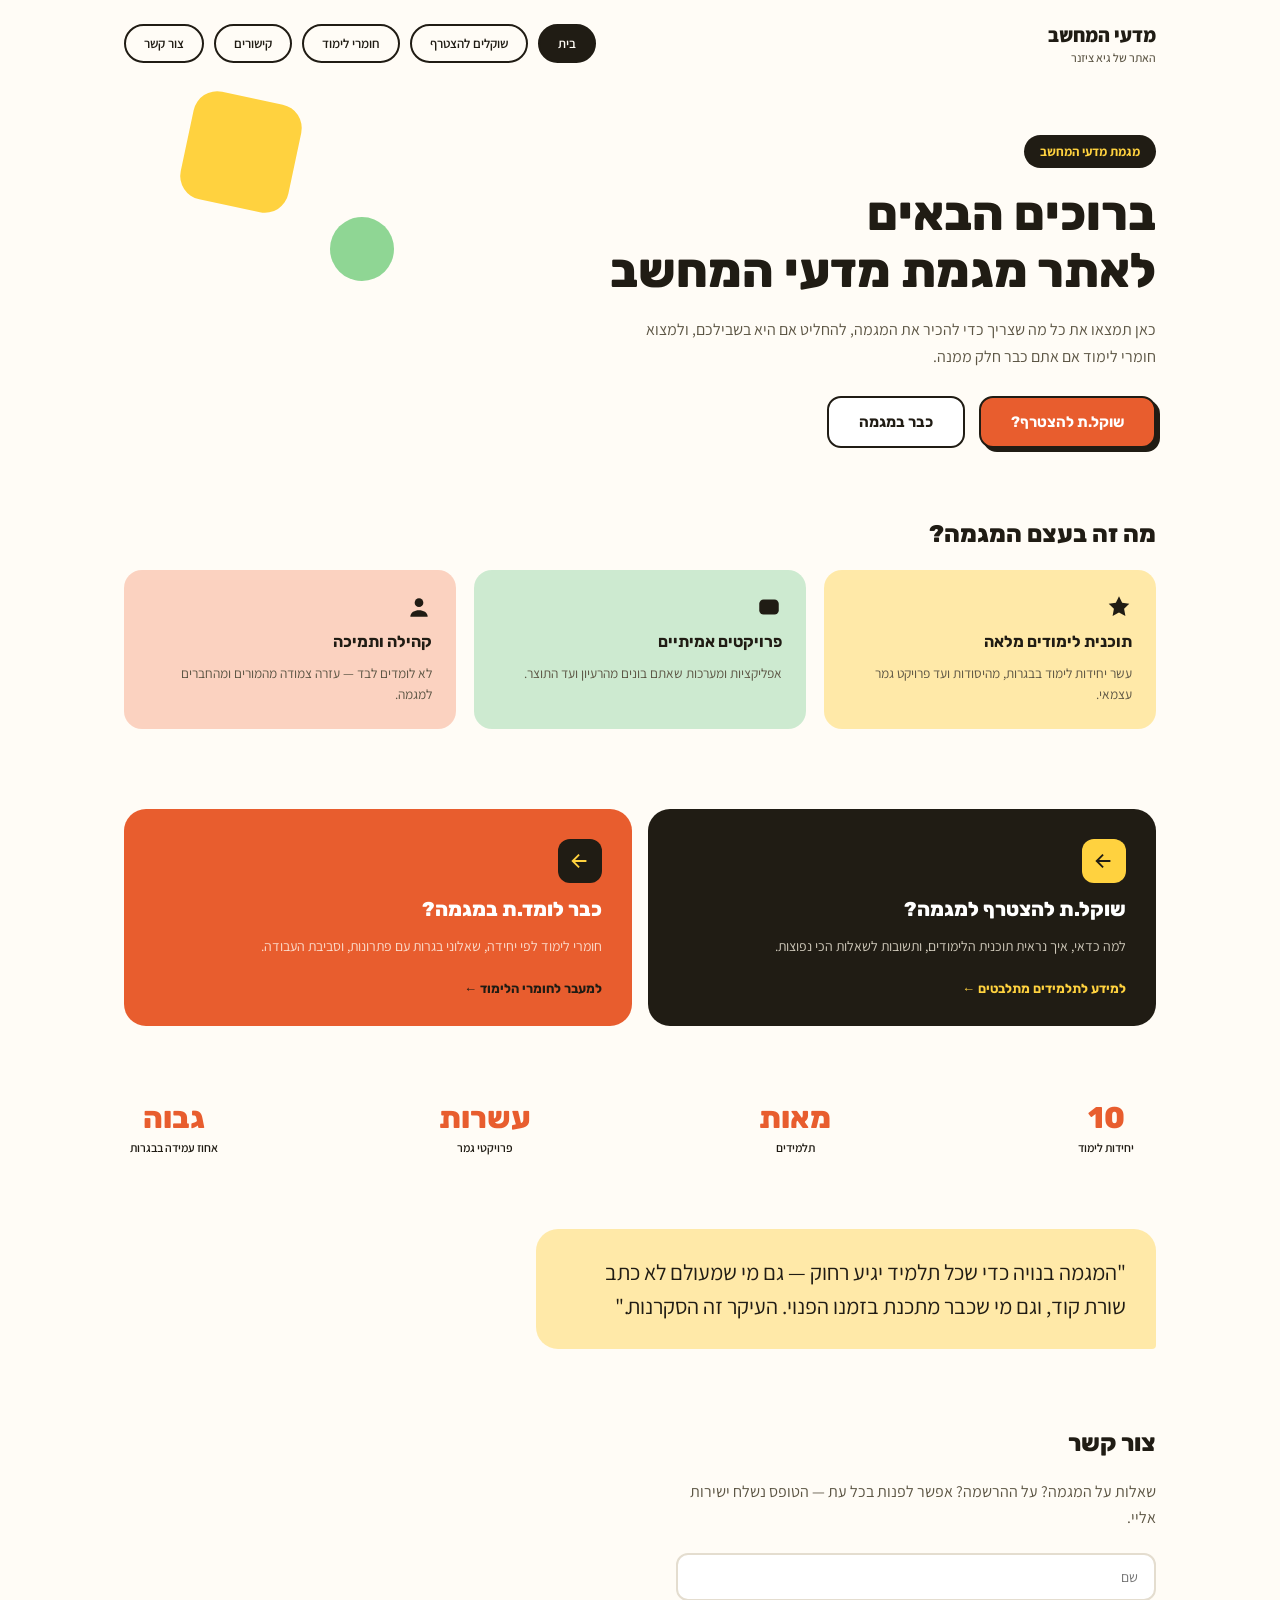
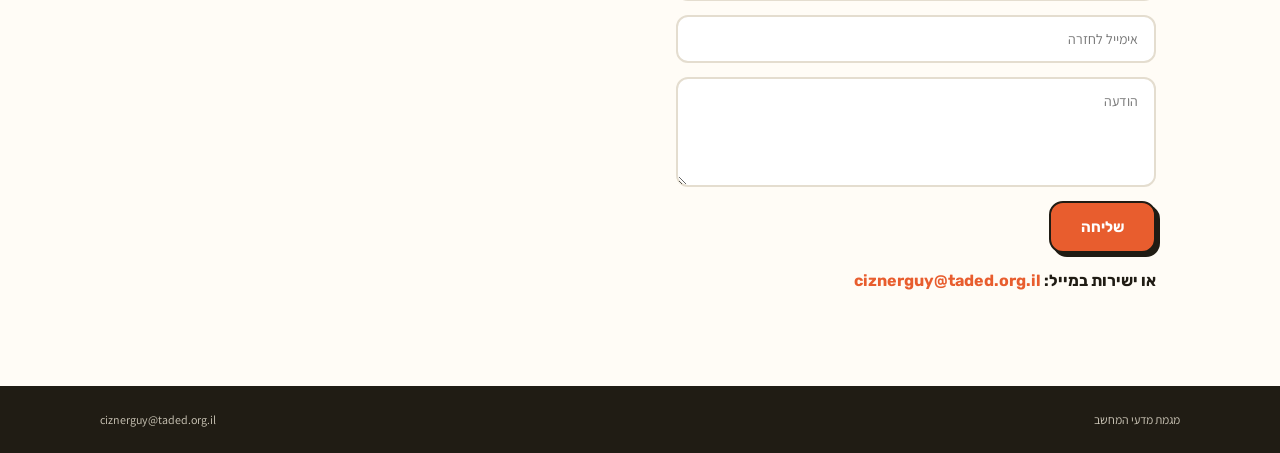
<file: index.html>
<!doctype html>
<html lang="he" dir="rtl">
<head>
  <meta charset="UTF-8">
  <meta name="viewport" content="width=device-width, initial-scale=1.0">
  <title>מגמת מדעי המחשב</title>
  <link rel="stylesheet" href="https://fonts.googleapis.com/css2?family=Rubik:wght@500;700;800&family=Assistant:wght@400;500;600&display=swap">
  <link rel="stylesheet" href="styles.css">
</head>
<body>

  <div class="container">
    <nav class="nav">
      <div>
        <div class="nav-logo">מדעי המחשב</div>
        <div class="nav-logo-sub">האתר של גיא ציזנר</div>
      </div>
      <div class="nav-links">
        <a class="navlink navlink-active" href="index.html">בית</a>
        <a class="navlink" href="prospective.html">שוקלים להצטרף</a>
        <a class="navlink" href="students.html">חומרי לימוד</a>
        <a class="navlink" href="links.html">קישורים</a>
        <a class="navlink" href="#contact">צור קשר</a>
      </div>
    </nav>

    <div class="hero">
      <div class="hero-shape-1"></div>
      <div class="hero-shape-2"></div>
      <div class="hero-inner">
        <div class="hero-badge">מגמת מדעי המחשב</div>
        <h1>ברוכים הבאים<br>לאתר מגמת מדעי המחשב</h1>
        <p>כאן תמצאו את כל מה שצריך כדי להכיר את המגמה, להחליט אם היא בשבילכם, ולמצוא חומרי לימוד אם אתם כבר חלק ממנה.</p>
        <div class="btn-row">
          <a class="btn btn-primary" href="prospective.html">שוקל.ת להצטרף?</a>
          <a class="btn btn-secondary" href="students.html">כבר במגמה</a>
        </div>
      </div>
    </div>

    <section>
      <h2 class="section-title">מה זה בעצם המגמה?</h2>
      <div class="grid-3">
        <div class="tile bg-yellow">
          <svg width="26" height="26" viewBox="0 0 24 24" fill="#201C14"><path d="M12 2l2.9 6.1 6.6.9-4.8 4.6 1.2 6.6L12 17l-5.9 3.2 1.2-6.6-4.8-4.6 6.6-.9z"/></svg>
          <h3>תוכנית לימודים מלאה</h3>
          <p>עשר יחידות לימוד בבגרות, מהיסודות ועד פרויקט גמר עצמאי.</p>
        </div>
        <div class="tile bg-green">
          <svg width="26" height="26" viewBox="0 0 24 24" fill="#201C14"><rect x="3" y="5" width="18" height="14" rx="4"/></svg>
          <h3>פרויקטים אמיתיים</h3>
          <p>אפליקציות ומערכות שאתם בונים מהרעיון ועד התוצר.</p>
        </div>
        <div class="tile bg-peach">
          <svg width="26" height="26" viewBox="0 0 24 24" fill="#201C14"><circle cx="12" cy="8" r="4"/><path d="M4 21c0-4 4-6 8-6s8 2 8 6z"/></svg>
          <h3>קהילה ותמיכה</h3>
          <p>לא לומדים לבד — עזרה צמודה מהמורים ומהחברים למגמה.</p>
        </div>
      </div>
    </section>

    <section>
      <div class="grid-2">
        <div class="audience-card audience-dark">
          <a class="audience-icon" href="prospective.html" style="background: var(--yellow); text-decoration:none;">
            <svg width="22" height="22" viewBox="0 0 24 24" fill="none" stroke="#201C14" stroke-width="2"><path d="M19 12H5M11 5l-7 7 7 7"/></svg>
          </a>
          <h3>שוקל.ת להצטרף למגמה?</h3>
          <p>למה כדאי, איך נראית תוכנית הלימודים, ותשובות לשאלות הכי נפוצות.</p>
          <a class="tile-link" href="prospective.html">למידע לתלמידים מתלבטים ←</a>
        </div>
        <div class="audience-card audience-accent">
          <a class="audience-icon" href="students.html" style="background: var(--ink); text-decoration:none;">
            <svg width="22" height="22" viewBox="0 0 24 24" fill="none" stroke="#FFD23F" stroke-width="2"><path d="M19 12H5M11 5l-7 7 7 7"/></svg>
          </a>
          <h3>כבר לומד.ת במגמה?</h3>
          <p>חומרי לימוד לפי יחידה, שאלוני בגרות עם פתרונות, וסביבת העבודה.</p>
          <a class="tile-link" href="students.html">למעבר לחומרי הלימוד ←</a>
        </div>
      </div>
    </section>

    <div class="stats-row">
      <div class="stat"><div class="stat-value">10</div><div class="stat-label">יחידות לימוד</div></div>
      <div class="stat"><div class="stat-value">מאות</div><div class="stat-label">תלמידים</div></div>
      <div class="stat"><div class="stat-value">עשרות</div><div class="stat-label">פרויקטי גמר</div></div>
      <div class="stat"><div class="stat-value">גבוה</div><div class="stat-label">אחוז עמידה בבגרות</div></div>
    </div>

    <section>
      <div class="quote-bubble">
        <p>"המגמה בנויה כדי שכל תלמיד יגיע רחוק — גם מי שמעולם לא כתב שורת קוד, וגם מי שכבר מתכנת בזמנו הפנוי. העיקר זה הסקרנות."</p>
      </div>
    </section>

    <section id="contact">
      <h2 class="section-title">צור קשר</h2>
      <p style="max-width:480px; color:var(--ink-soft); line-height:1.6;">שאלות על המגמה? על ההרשמה? אפשר לפנות בכל עת — הטופס נשלח ישירות אליי.</p>
      <form class="contact-form" name="contact" method="POST" data-netlify="true" netlify-honeypot="bot-field" action="/thank-you.html">
        <input type="hidden" name="form-name" value="contact">
        <p style="display:none;">
          <label>אל תמלאו שדה זה: <input name="bot-field"></label>
        </p>
        <input type="text" name="name" placeholder="שם" required>
        <input type="email" name="email" placeholder="אימייל לחזרה" required>
        <textarea name="message" placeholder="הודעה" required></textarea>
        <button type="submit" class="btn btn-primary">שליחה</button>
      </form>
      <p style="font-family:'Rubik',sans-serif; font-weight:700; margin-top:18px;">או ישירות במייל: <a href="mailto:ciznerguy@taded.org.il">ciznerguy@taded.org.il</a></p>
    </section>
  </div>

  <footer>
    <div class="container footer-inner">
      <span>מגמת מדעי המחשב</span>
      <span><a href="mailto:ciznerguy@taded.org.il" style="color:inherit;">ciznerguy@taded.org.il</a></span>
    </div>
  </footer>

  <script src="matrix-bg.js" defer></script>
</body>
</html>
</file>
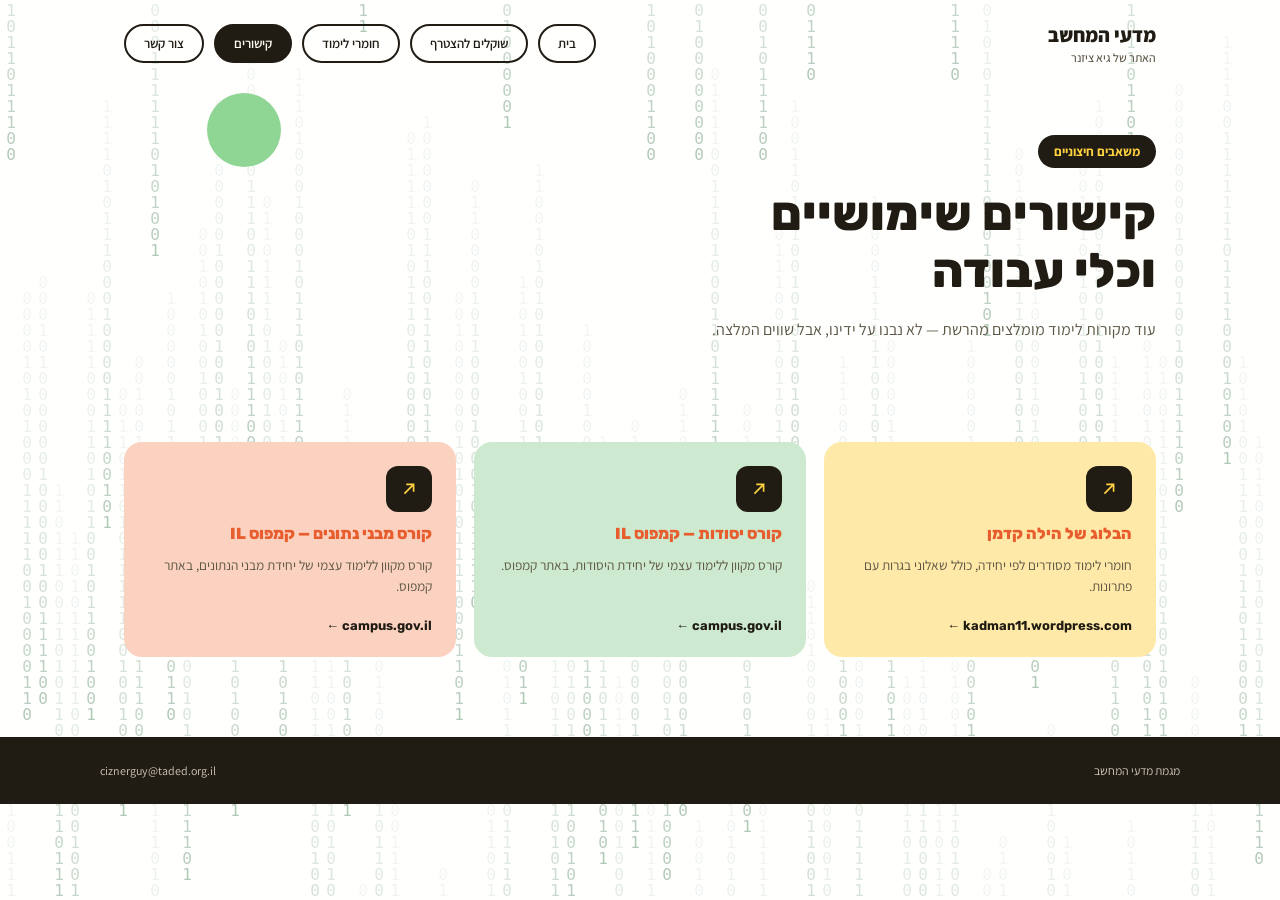
<file: links.html>
<!doctype html>
<html lang="he" dir="rtl">
<head>
  <meta charset="UTF-8">
  <meta name="viewport" content="width=device-width, initial-scale=1.0">
  <title>קישורים שימושיים — מגמת מדעי המחשב</title>
  <link rel="stylesheet" href="https://fonts.googleapis.com/css2?family=Rubik:wght@500;700;800&family=Assistant:wght@400;500;600&display=swap">
  <link rel="stylesheet" href="styles.css">
</head>
<body>

  <div class="container">
    <nav class="nav">
      <div>
        <div class="nav-logo">מדעי המחשב</div>
        <div class="nav-logo-sub">האתר של גיא ציזנר</div>
      </div>
      <div class="nav-links">
        <a class="navlink" href="index.html">בית</a>
        <a class="navlink" href="prospective.html">שוקלים להצטרף</a>
        <a class="navlink" href="students.html">חומרי לימוד</a>
        <a class="navlink navlink-active" href="links.html">קישורים</a>
        <a class="navlink" href="index.html#contact">צור קשר</a>
      </div>
    </nav>

    <div class="hero">
      <div class="hero-shape-2" style="top:6px; left:8%; width:74px; height:74px;"></div>
      <div class="hero-inner">
        <div class="hero-badge">משאבים חיצוניים</div>
        <h1>קישורים שימושיים<br>וכלי עבודה</h1>
        <p>עוד מקורות לימוד מומלצים מהרשת — לא נבנו על ידינו, אבל שווים המלצה.</p>
      </div>
    </div>

    <section>
      <div class="grid-3">

        <a class="tile bg-yellow" href="https://kadman11.wordpress.com/" target="_blank" rel="noopener" style="text-decoration:none;">
          <div class="tile-icon"><svg width="22" height="22" viewBox="0 0 24 24" fill="none" stroke="#FFD23F" stroke-width="1.8"><path d="M7 17L17 7M9 7h8v8"/></svg></div>
          <h3 style="font-size:16px; font-weight:800;">הבלוג של הילה קדמן</h3>
          <p>חומרי לימוד מסודרים לפי יחידה, כולל שאלוני בגרות עם פתרונות.</p>
          <span class="tile-link">kadman11.wordpress.com ←</span>
        </a>

        <a class="tile bg-green" href="https://app.campus.gov.il/learning/course/course-v1:MoE+EDU_Matric_ComputerScienceA_HE+2023_1/home" target="_blank" rel="noopener" style="text-decoration:none;">
          <div class="tile-icon"><svg width="22" height="22" viewBox="0 0 24 24" fill="none" stroke="#FFD23F" stroke-width="1.8"><path d="M7 17L17 7M9 7h8v8"/></svg></div>
          <h3 style="font-size:16px; font-weight:800;">קורס יסודות — קמפוס IL</h3>
          <p>קורס מקוון ללימוד עצמי של יחידת היסודות, באתר קמפוס.</p>
          <span class="tile-link">campus.gov.il ←</span>
        </a>

        <a class="tile bg-peach" href="https://app.campus.gov.il/learning/course/course-v1:MoE+EDU_Matric_ComputerScienceB_HE+2023_1/home" target="_blank" rel="noopener" style="text-decoration:none;">
          <div class="tile-icon"><svg width="22" height="22" viewBox="0 0 24 24" fill="none" stroke="#FFD23F" stroke-width="1.8"><path d="M7 17L17 7M9 7h8v8"/></svg></div>
          <h3 style="font-size:16px; font-weight:800;">קורס מבני נתונים — קמפוס IL</h3>
          <p>קורס מקוון ללימוד עצמי של יחידת מבני הנתונים, באתר קמפוס.</p>
          <span class="tile-link">campus.gov.il ←</span>
        </a>

      </div>
    </section>
  </div>

  <footer>
    <div class="container footer-inner">
      <span>מגמת מדעי המחשב</span>
      <span><a href="mailto:ciznerguy@taded.org.il" style="color:inherit;">ciznerguy@taded.org.il</a></span>
    </div>
  </footer>

  <script src="matrix-bg.js" defer></script>
</body>
</html>
</file>
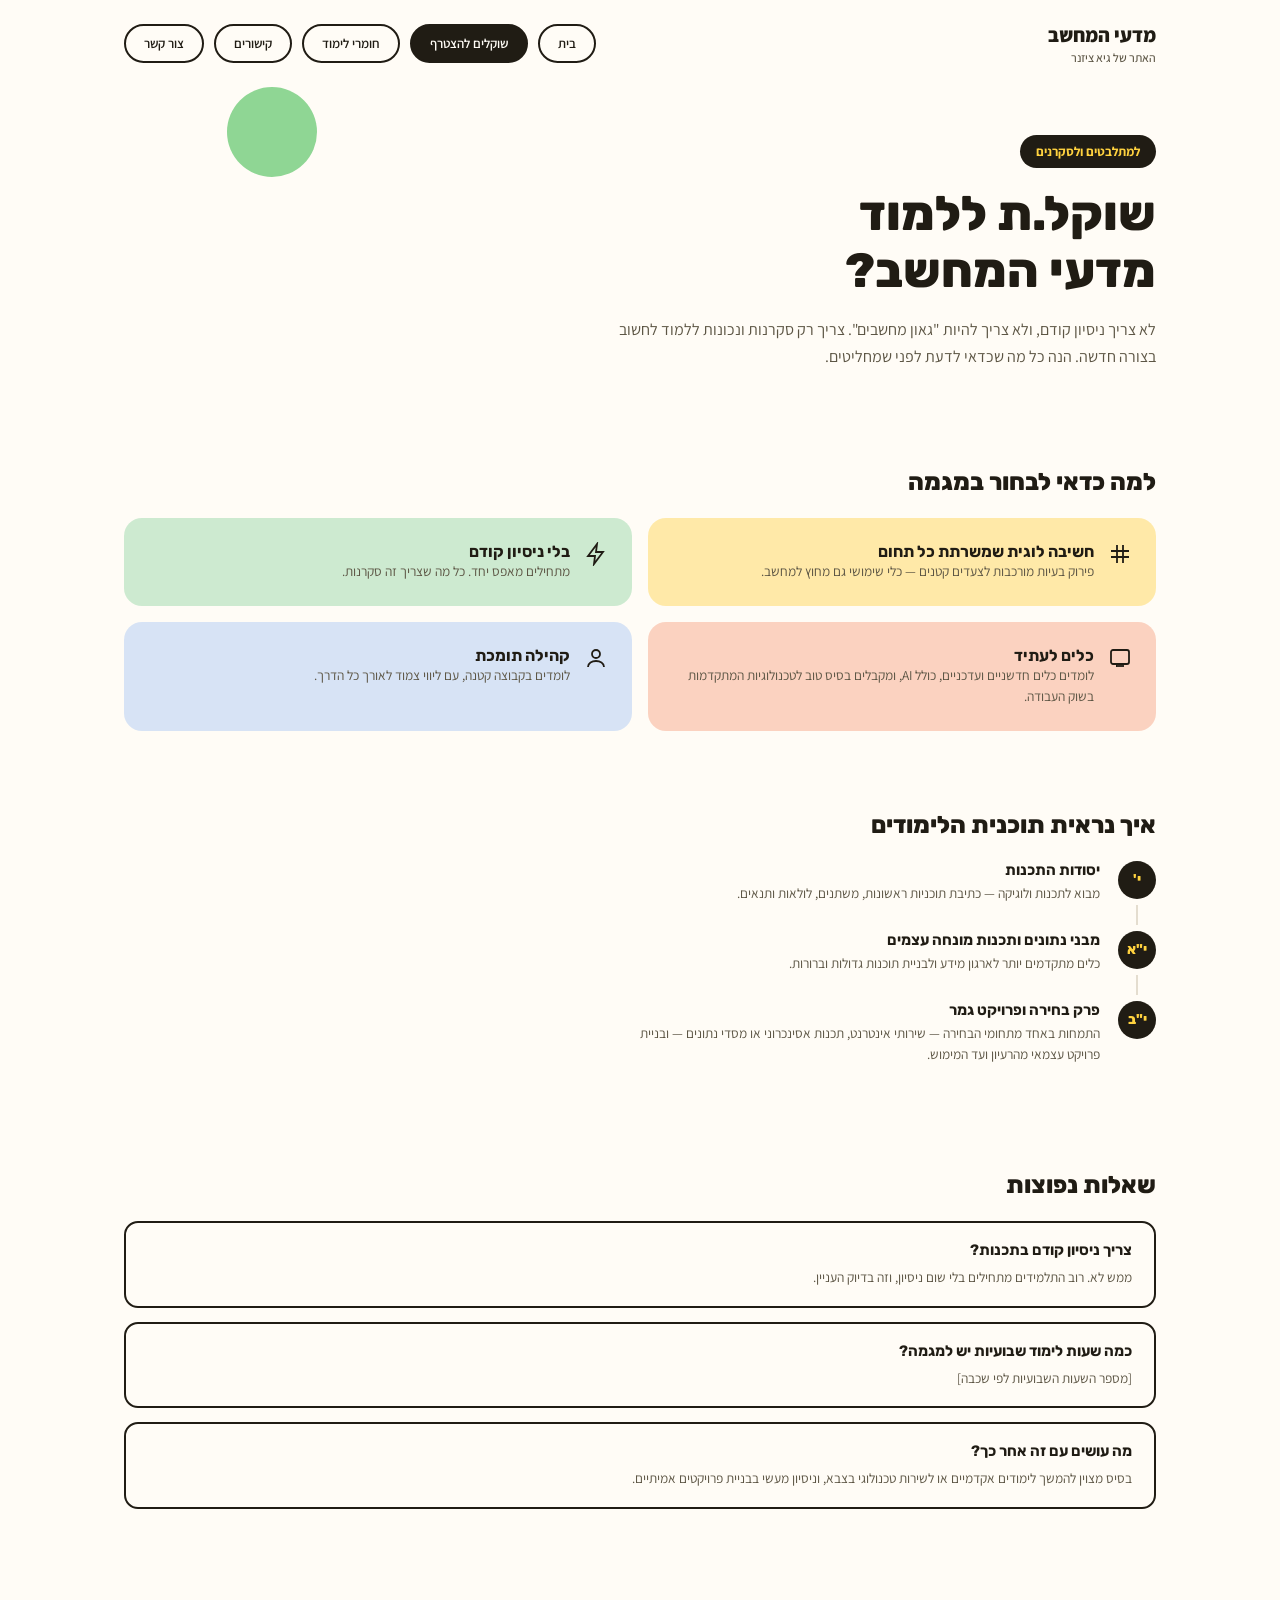
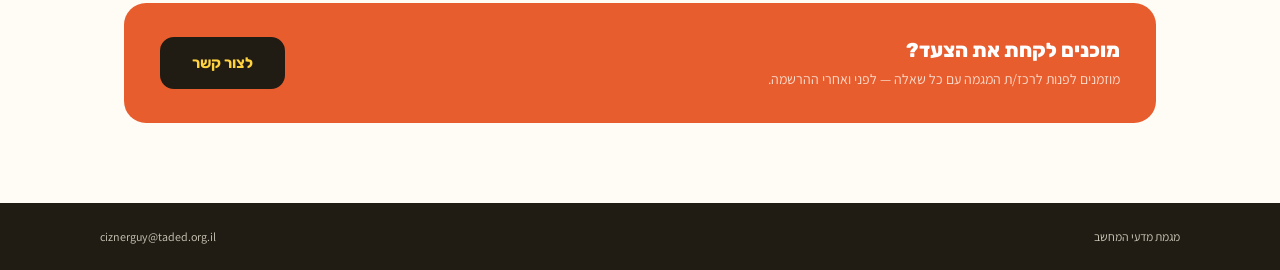
<file: prospective.html>
<!doctype html>
<html lang="he" dir="rtl">
<head>
  <meta charset="UTF-8">
  <meta name="viewport" content="width=device-width, initial-scale=1.0">
  <title>שוקלים להצטרף — מגמת מדעי המחשב</title>
  <link rel="stylesheet" href="https://fonts.googleapis.com/css2?family=Rubik:wght@500;700;800&family=Assistant:wght@400;500;600&display=swap">
  <link rel="stylesheet" href="styles.css">
</head>
<body>

  <div class="container">
    <nav class="nav">
      <div>
        <div class="nav-logo">מדעי המחשב</div>
        <div class="nav-logo-sub">האתר של גיא ציזנר</div>
      </div>
      <div class="nav-links">
        <a class="navlink" href="index.html">בית</a>
        <a class="navlink navlink-active" href="prospective.html">שוקלים להצטרף</a>
        <a class="navlink" href="students.html">חומרי לימוד</a>
        <a class="navlink" href="links.html">קישורים</a>
        <a class="navlink" href="index.html#contact">צור קשר</a>
      </div>
    </nav>

    <div class="hero">
      <div class="hero-shape-2" style="top:0; left:10%; width:90px; height:90px;"></div>
      <div class="hero-inner">
        <div class="hero-badge">למתלבטים ולסקרנים</div>
        <h1>שוקל.ת ללמוד<br>מדעי המחשב?</h1>
        <p>לא צריך ניסיון קודם, ולא צריך להיות "גאון מחשבים". צריך רק סקרנות ונכונות ללמוד לחשוב בצורה חדשה. הנה כל מה שכדאי לדעת לפני שמחליטים.</p>
      </div>
    </div>

    <section>
      <h2 class="section-title">למה כדאי לבחור במגמה</h2>
      <div class="grid-2">
        <div class="tile bg-yellow" style="flex-direction:row; align-items:flex-start; gap:14px;">
          <svg width="24" height="24" viewBox="0 0 24 24" fill="none" stroke="#201C14" stroke-width="1.8" style="flex-shrink:0;"><path d="M9 3v18M15 3v18M3 9h18M3 15h18"/></svg>
          <div><h3>חשיבה לוגית שמשרתת כל תחום</h3><p>פירוק בעיות מורכבות לצעדים קטנים — כלי שימושי גם מחוץ למחשב.</p></div>
        </div>
        <div class="tile bg-green" style="flex-direction:row; align-items:flex-start; gap:14px;">
          <svg width="24" height="24" viewBox="0 0 24 24" fill="none" stroke="#201C14" stroke-width="1.8" style="flex-shrink:0;"><path d="M13 2L4 14h7l-1 8 9-12h-7z"/></svg>
          <div><h3>בלי ניסיון קודם</h3><p>מתחילים מאפס יחד. כל מה שצריך זה סקרנות.</p></div>
        </div>
        <div class="tile bg-peach" style="flex-direction:row; align-items:flex-start; gap:14px;">
          <svg width="24" height="24" viewBox="0 0 24 24" fill="none" stroke="#201C14" stroke-width="1.8" style="flex-shrink:0;"><rect x="3" y="4" width="18" height="14" rx="2"/><path d="M8 20h8"/></svg>
          <div><h3>כלים לעתיד</h3><p>לומדים כלים חדשניים ועדכניים, כולל AI, ומקבלים בסיס טוב לטכנולוגיות המתקדמות בשוק העבודה.</p></div>
        </div>
        <div class="tile bg-blue" style="flex-direction:row; align-items:flex-start; gap:14px;">
          <svg width="24" height="24" viewBox="0 0 24 24" fill="none" stroke="#201C14" stroke-width="1.8" style="flex-shrink:0;"><circle cx="12" cy="8" r="4"/><path d="M4 21c0-4 4-6 8-6s8 2 8 6"/></svg>
          <div><h3>קהילה תומכת</h3><p>לומדים בקבוצה קטנה, עם ליווי צמוד לאורך כל הדרך.</p></div>
        </div>
      </div>
    </section>

    <section>
      <h2 class="section-title">איך נראית תוכנית הלימודים</h2>

      <div class="timeline-item">
        <div class="timeline-dot-col">
          <div class="timeline-dot">י'</div>
          <div class="timeline-line"></div>
        </div>
        <div class="timeline-content">
          <h3>יסודות התכנות</h3>
          <p>מבוא לתכנות ולוגיקה — כתיבת תוכניות ראשונות, משתנים, לולאות ותנאים.</p>
        </div>
      </div>

      <div class="timeline-item">
        <div class="timeline-dot-col">
          <div class="timeline-dot">י"א</div>
          <div class="timeline-line"></div>
        </div>
        <div class="timeline-content">
          <h3>מבני נתונים ותכנות מונחה עצמים</h3>
          <p>כלים מתקדמים יותר לארגון מידע ולבניית תוכנות גדולות וברורות.</p>
        </div>
      </div>

      <div class="timeline-item">
        <div class="timeline-dot-col">
          <div class="timeline-dot">י"ב</div>
        </div>
        <div class="timeline-content">
          <h3>פרק בחירה ופרויקט גמר</h3>
          <p>התמחות באחד מתחומי הבחירה — שירותי אינטרנט, תכנות אסינכרוני או מסדי נתונים — ובניית פרויקט עצמאי מהרעיון ועד המימוש.</p>
        </div>
      </div>
    </section>

    <section>
      <h2 class="section-title">שאלות נפוצות</h2>
      <div class="faq-item">
        <h3>צריך ניסיון קודם בתכנות?</h3>
        <p>ממש לא. רוב התלמידים מתחילים בלי שום ניסיון, וזה בדיוק העניין.</p>
      </div>
      <div class="faq-item">
        <h3>כמה שעות לימוד שבועיות יש למגמה?</h3>
        <p>[מספר השעות השבועיות לפי שכבה]</p>
      </div>
      <div class="faq-item">
        <h3>מה עושים עם זה אחר כך?</h3>
        <p>בסיס מצוין להמשך לימודים אקדמיים או לשירות טכנולוגי בצבא, וניסיון מעשי בבניית פרויקטים אמיתיים.</p>
      </div>
    </section>

    <section>
      <div class="cta-banner">
        <div>
          <h3>מוכנים לקחת את הצעד?</h3>
          <p>מוזמנים לפנות לרכז/ת המגמה עם כל שאלה — לפני ואחרי ההרשמה.</p>
        </div>
        <a class="btn" href="index.html#contact">לצור קשר</a>
      </div>
    </section>
  </div>

  <footer>
    <div class="container footer-inner">
      <span>מגמת מדעי המחשב</span>
      <span><a href="mailto:ciznerguy@taded.org.il" style="color:inherit;">ciznerguy@taded.org.il</a></span>
    </div>
  </footer>

  <script src="matrix-bg.js" defer></script>
</body>
</html>
</file>
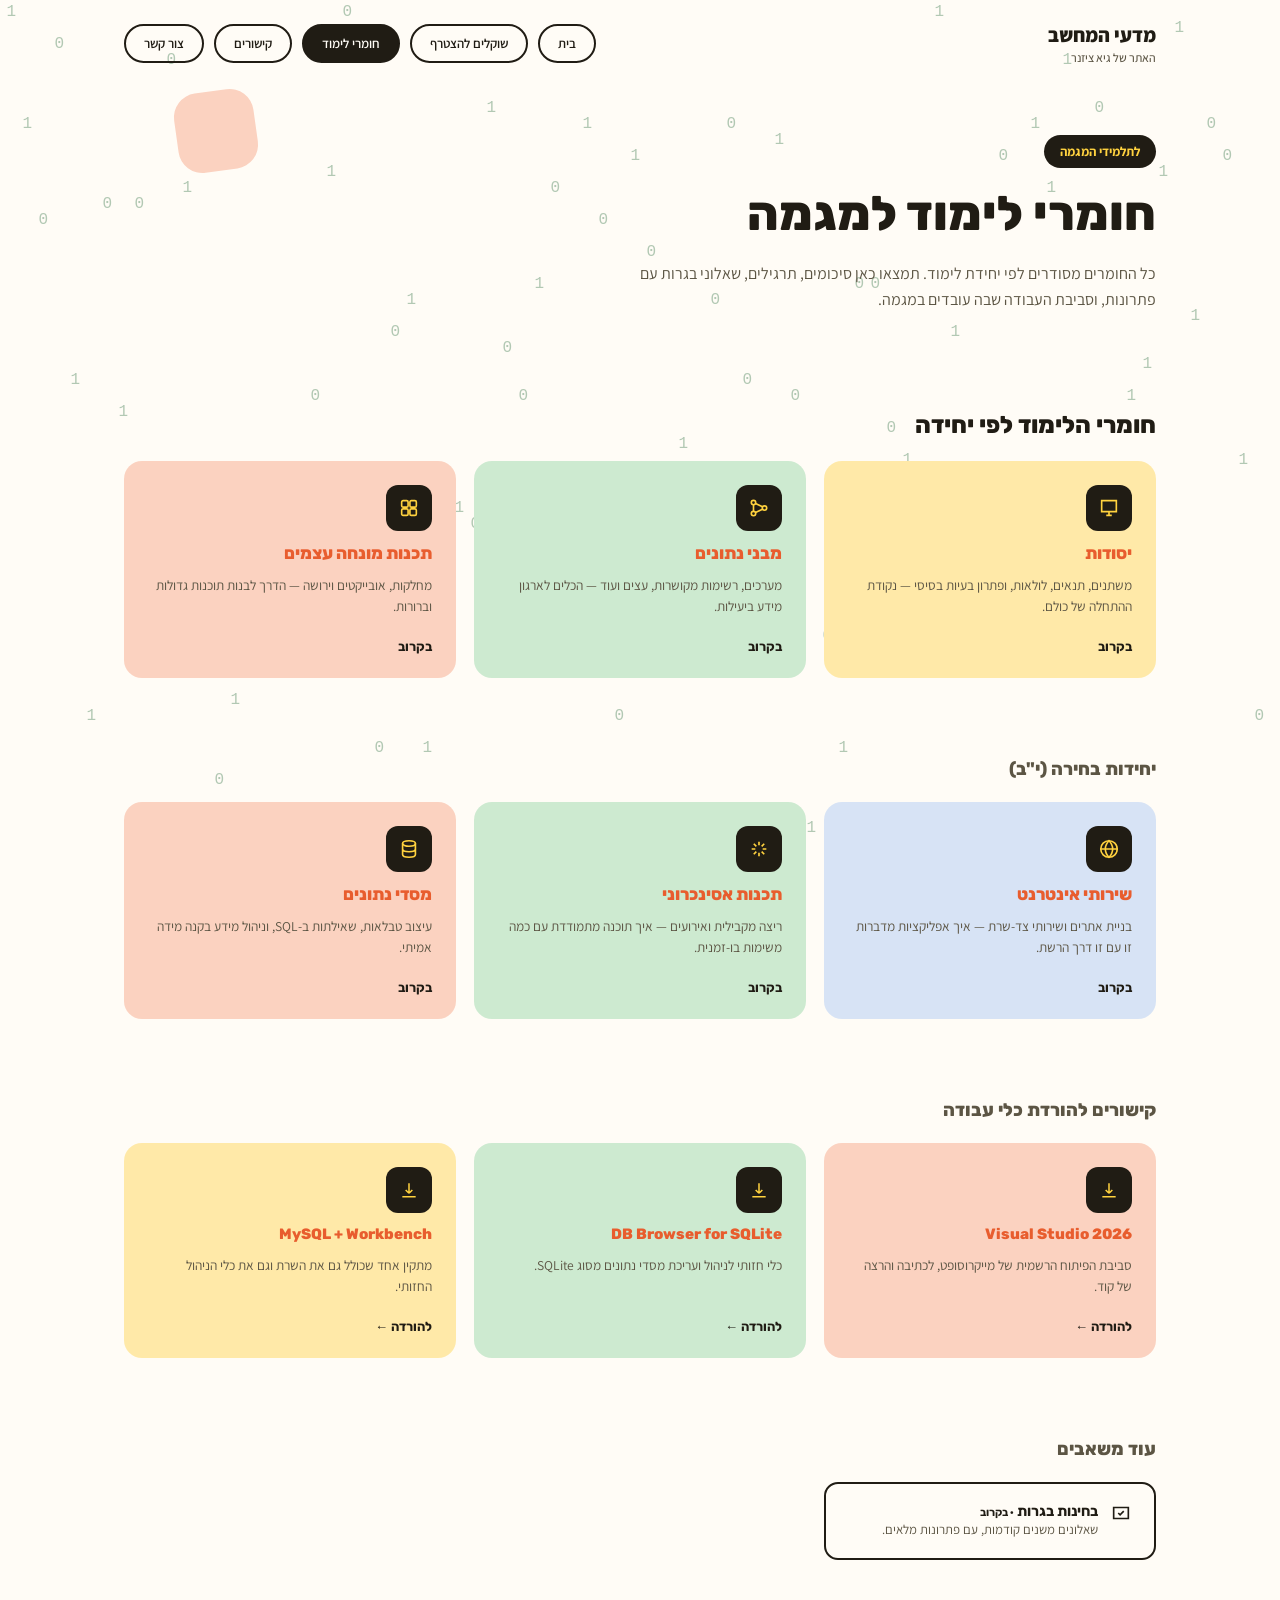
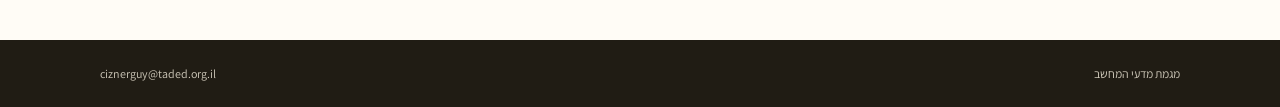
<file: students.html>
<!doctype html>
<html lang="he" dir="rtl">
<head>
  <meta charset="UTF-8">
  <meta name="viewport" content="width=device-width, initial-scale=1.0">
  <title>חומרי לימוד — מגמת מדעי המחשב</title>
  <link rel="stylesheet" href="https://fonts.googleapis.com/css2?family=Rubik:wght@500;700;800&family=Assistant:wght@400;500;600&display=swap">
  <link rel="stylesheet" href="styles.css">
</head>
<body>

  <div class="container">
    <nav class="nav">
      <div>
        <div class="nav-logo">מדעי המחשב</div>
        <div class="nav-logo-sub">האתר של גיא ציזנר</div>
      </div>
      <div class="nav-links">
        <a class="navlink" href="index.html">בית</a>
        <a class="navlink" href="prospective.html">שוקלים להצטרף</a>
        <a class="navlink navlink-active" href="students.html">חומרי לימוד</a>
        <a class="navlink" href="links.html">קישורים</a>
        <a class="navlink" href="index.html#contact">צור קשר</a>
      </div>
    </nav>

    <div class="hero">
      <div class="hero-shape-1" style="width:80px; height:80px; top:4px; left:5%; background: var(--peach); transform: rotate(-8deg);"></div>
      <div class="hero-inner">
        <div class="hero-badge">לתלמידי המגמה</div>
        <h1>חומרי לימוד למגמה</h1>
        <p>כל החומרים מסודרים לפי יחידת לימוד. תמצאו כאן סיכומים, תרגילים, שאלוני בגרות עם פתרונות, וסביבת העבודה שבה עובדים במגמה.</p>
      </div>
    </div>

    <section>
      <h2 class="section-title">חומרי הלימוד לפי יחידה</h2>
      <div class="grid-3">

        <a class="tile bg-yellow" href="#" style="text-decoration:none;">
          <div class="tile-icon"><svg width="22" height="22" viewBox="0 0 24 24" fill="none" stroke="#FFD23F" stroke-width="1.8"><path d="M4 4h16v12H4zM9 20h6M12 16v4"/></svg></div>
          <h3 style="font-size:17px; font-weight:800;">יסודות</h3>
          <p>משתנים, תנאים, לולאות, ופתרון בעיות בסיסי — נקודת ההתחלה של כולם.</p>
          <span class="tile-link">בקרוב</span>
        </a>

        <a class="tile bg-green" href="#" style="text-decoration:none;">
          <div class="tile-icon"><svg width="22" height="22" viewBox="0 0 24 24" fill="none" stroke="#FFD23F" stroke-width="1.8"><circle cx="6" cy="6" r="2.4"/><circle cx="6" cy="18" r="2.4"/><circle cx="18" cy="12" r="2.4"/><path d="M6 8.4V15.6M8.2 7l7.6 3.6M8.2 17l7.6-3.6"/></svg></div>
          <h3 style="font-size:17px; font-weight:800;">מבני נתונים</h3>
          <p>מערכים, רשימות מקושרות, עצים ועוד — הכלים לארגון מידע ביעילות.</p>
          <span class="tile-link">בקרוב</span>
        </a>

        <a class="tile bg-peach" href="#" style="text-decoration:none;">
          <div class="tile-icon"><svg width="22" height="22" viewBox="0 0 24 24" fill="none" stroke="#FFD23F" stroke-width="1.8"><rect x="4" y="4" width="7" height="7" rx="1.5"/><rect x="13" y="4" width="7" height="7" rx="1.5"/><rect x="4" y="13" width="7" height="7" rx="1.5"/><rect x="13" y="13" width="7" height="7" rx="1.5"/></svg></div>
          <h3 style="font-size:17px; font-weight:800;">תכנות מונחה עצמים</h3>
          <p>מחלקות, אובייקטים וירושה — הדרך לבנות תוכנות גדולות וברורות.</p>
          <span class="tile-link">בקרוב</span>
        </a>

      </div>
    </section>

    <section>
      <h2 class="section-title" style="font-size:18px; color:var(--ink-soft);">יחידות בחירה (י"ב)</h2>
      <div class="grid-3">

        <a class="tile bg-blue" href="#" style="text-decoration:none;">
          <div class="tile-icon"><svg width="22" height="22" viewBox="0 0 24 24" fill="none" stroke="#FFD23F" stroke-width="1.8"><circle cx="12" cy="12" r="9"/><path d="M3 12h18M12 3c2.5 2.5 4 5.5 4 9s-1.5 6.5-4 9c-2.5-2.5-4-5.5-4-9s1.5-6.5 4-9z"/></svg></div>
          <h3 style="font-size:17px; font-weight:800;">שירותי אינטרנט</h3>
          <p>בניית אתרים ושירותי צד-שרת — איך אפליקציות מדברות זו עם זו דרך הרשת.</p>
          <span class="tile-link">בקרוב</span>
        </a>

        <a class="tile bg-green" href="#" style="text-decoration:none;">
          <div class="tile-icon"><svg width="22" height="22" viewBox="0 0 24 24" fill="none" stroke="#FFD23F" stroke-width="1.8"><path d="M12 4v4M12 16v4M4 12h4M16 12h4M6.3 6.3l2.8 2.8M14.9 14.9l2.8 2.8M6.3 17.7l2.8-2.8M14.9 9.1l2.8-2.8"/></svg></div>
          <h3 style="font-size:17px; font-weight:800;">תכנות אסינכרוני</h3>
          <p>ריצה מקבילית ואירועים — איך תוכנה מתמודדת עם כמה משימות בו-זמנית.</p>
          <span class="tile-link">בקרוב</span>
        </a>

        <a class="tile bg-peach" href="#" style="text-decoration:none;">
          <div class="tile-icon"><svg width="22" height="22" viewBox="0 0 24 24" fill="none" stroke="#FFD23F" stroke-width="1.8"><ellipse cx="12" cy="6" rx="7" ry="3"/><path d="M5 6v12c0 1.7 3.1 3 7 3s7-1.3 7-3V6M5 12c0 1.7 3.1 3 7 3s7-1.3 7-3"/></svg></div>
          <h3 style="font-size:17px; font-weight:800;">מסדי נתונים</h3>
          <p>עיצוב טבלאות, שאילתות ב-SQL, וניהול מידע בקנה מידה אמיתי.</p>
          <span class="tile-link">בקרוב</span>
        </a>

      </div>
    </section>

    <section>
      <h2 class="section-title" style="font-size:18px; color:var(--ink-soft);">קישורים להורדת כלי עבודה</h2>
      <div class="grid-3">
        <a class="tile bg-peach" href="https://visualstudio.microsoft.com/downloads/" target="_blank" rel="noopener" style="text-decoration:none;">
          <div class="tile-icon"><svg width="20" height="20" viewBox="0 0 24 24" fill="none" stroke="#FFD23F" stroke-width="1.8"><path d="M12 4v12m0 0l-4-4m4 4l4-4M4 20h16"/></svg></div>
          <h3 style="font-size:15px; font-weight:800;">Visual Studio 2026</h3>
          <p>סביבת הפיתוח הרשמית של מייקרוסופט, לכתיבה והרצה של קוד.</p>
          <span class="tile-link">להורדה ←</span>
        </a>
        <a class="tile bg-green" href="https://sqlitebrowser.org/dl/" target="_blank" rel="noopener" style="text-decoration:none;">
          <div class="tile-icon"><svg width="20" height="20" viewBox="0 0 24 24" fill="none" stroke="#FFD23F" stroke-width="1.8"><path d="M12 4v12m0 0l-4-4m4 4l4-4M4 20h16"/></svg></div>
          <h3 style="font-size:15px; font-weight:800;">DB Browser for SQLite</h3>
          <p>כלי חזותי לניהול ועריכת מסדי נתונים מסוג SQLite.</p>
          <span class="tile-link">להורדה ←</span>
        </a>
        <a class="tile bg-yellow" href="https://dev.mysql.com/downloads/installer/" target="_blank" rel="noopener" style="text-decoration:none;">
          <div class="tile-icon"><svg width="20" height="20" viewBox="0 0 24 24" fill="none" stroke="#FFD23F" stroke-width="1.8"><path d="M12 4v12m0 0l-4-4m4 4l4-4M4 20h16"/></svg></div>
          <h3 style="font-size:15px; font-weight:800;">MySQL + Workbench</h3>
          <p>מתקין אחד שכולל גם את השרת וגם את כלי הניהול החזותי.</p>
          <span class="tile-link">להורדה ←</span>
        </a>
      </div>
    </section>

    <section>
      <h2 class="section-title" style="font-size:18px; color:var(--ink-soft);">עוד משאבים</h2>
      <div class="grid-3">
        <a href="#" style="text-decoration:none; color:inherit;">
          <div class="faq-item" style="flex-direction:row; align-items:flex-start; gap:12px; margin-bottom:0;">
            <svg width="22" height="22" viewBox="0 0 24 24" fill="none" stroke="#201C14" stroke-width="1.8" style="flex-shrink:0;"><path d="M9 12l2 2 4-4M4 6h16v12H4z"/></svg>
            <div><h3 style="font-size:14.5px;">בחינות בגרות <span class="tile-link" style="font-size:11px;">· בקרוב</span></h3><p style="font-size:13px;">שאלונים משנים קודמות, עם פתרונות מלאים.</p></div>
          </div>
        </a>
      </div>
    </section>
  </div>

  <footer>
    <div class="container footer-inner">
      <span>מגמת מדעי המחשב</span>
      <span><a href="mailto:ciznerguy@taded.org.il" style="color:inherit;">ciznerguy@taded.org.il</a></span>
    </div>
  </footer>

  <script src="matrix-bg.js" defer></script>
</body>
</html>
</file>
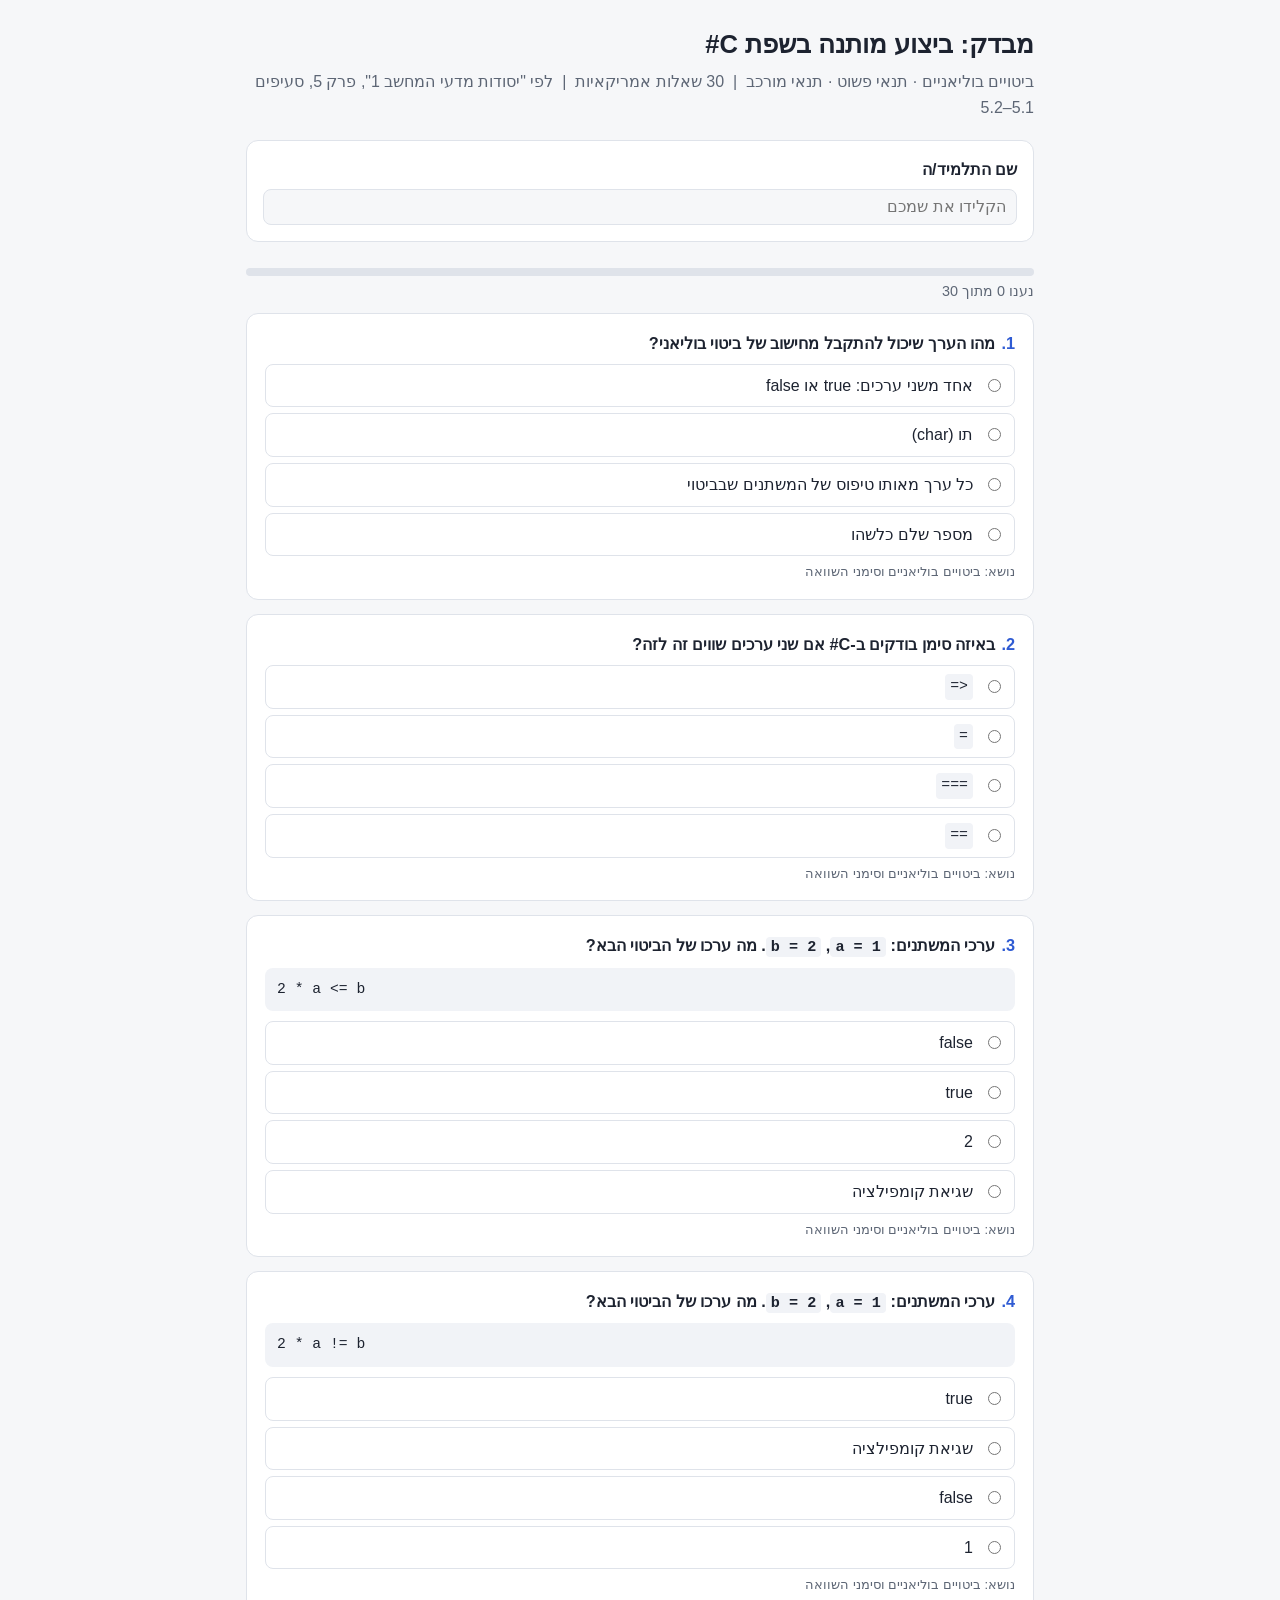
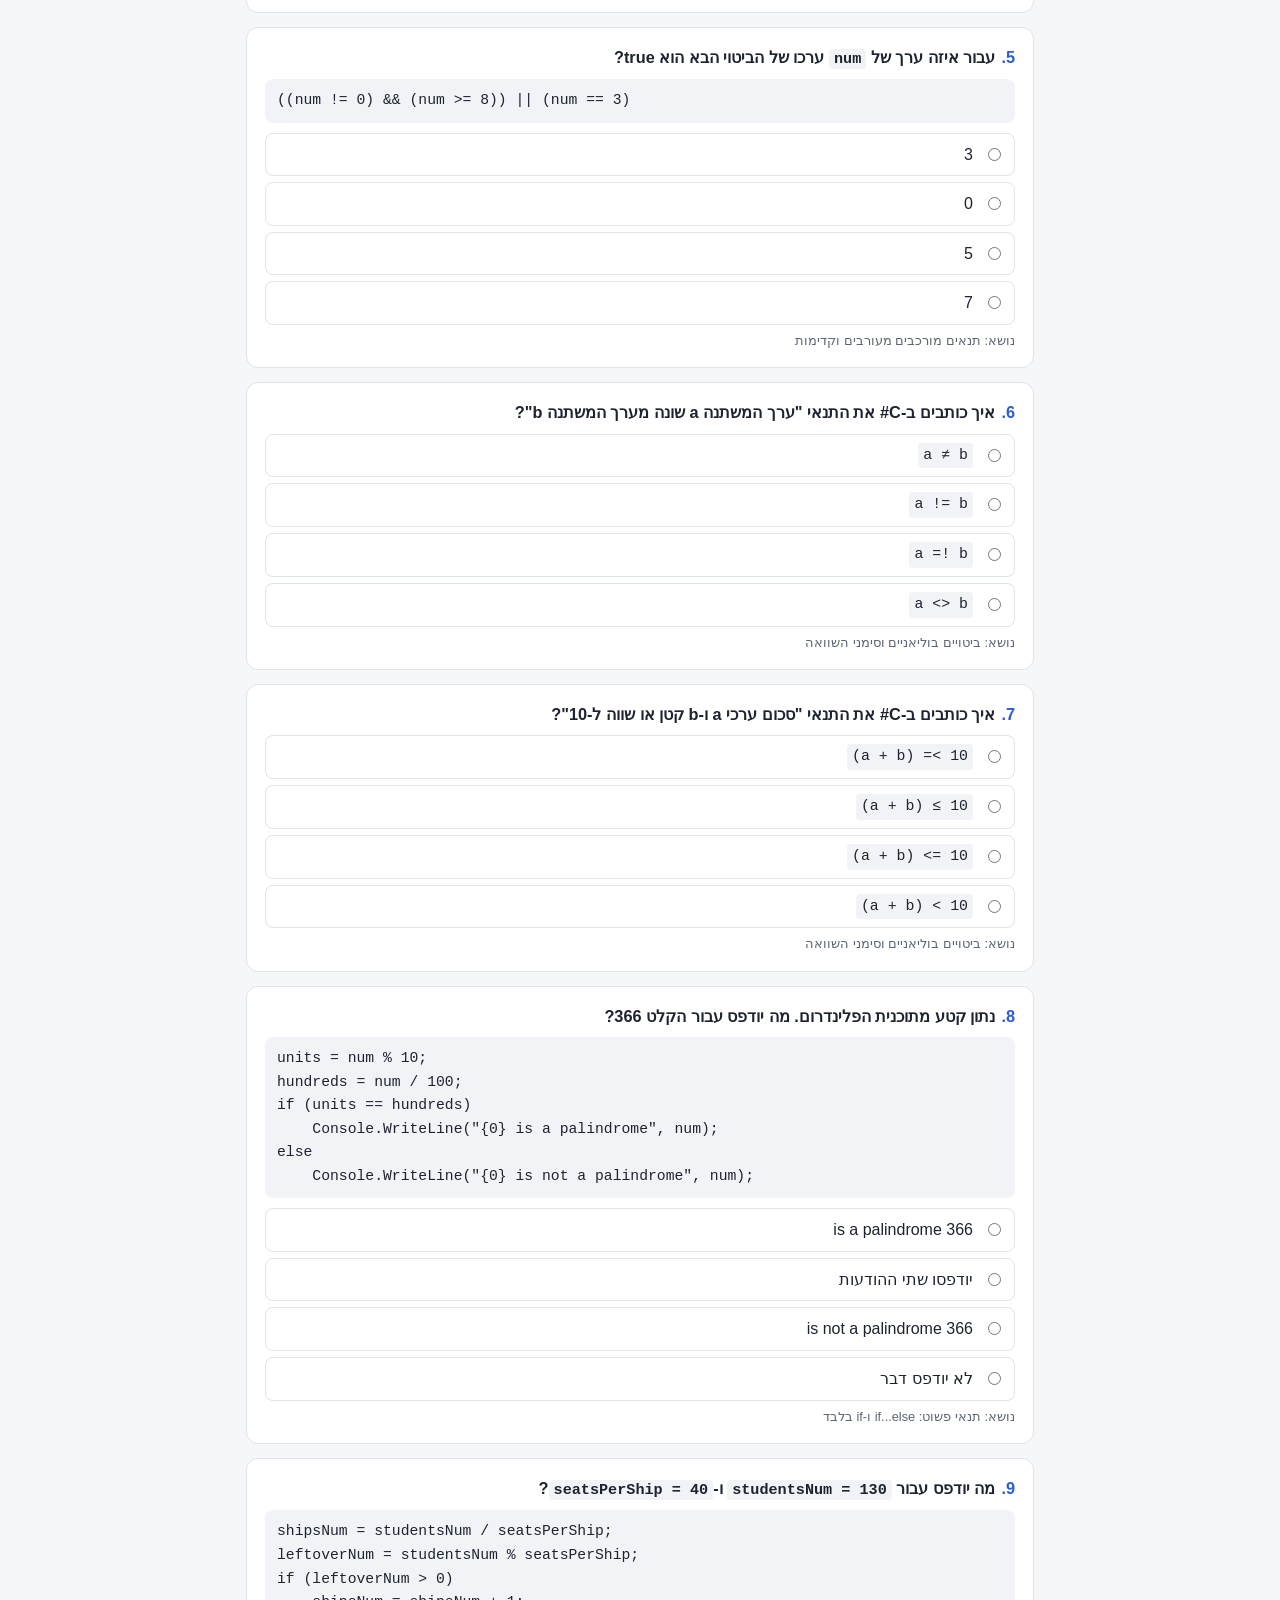
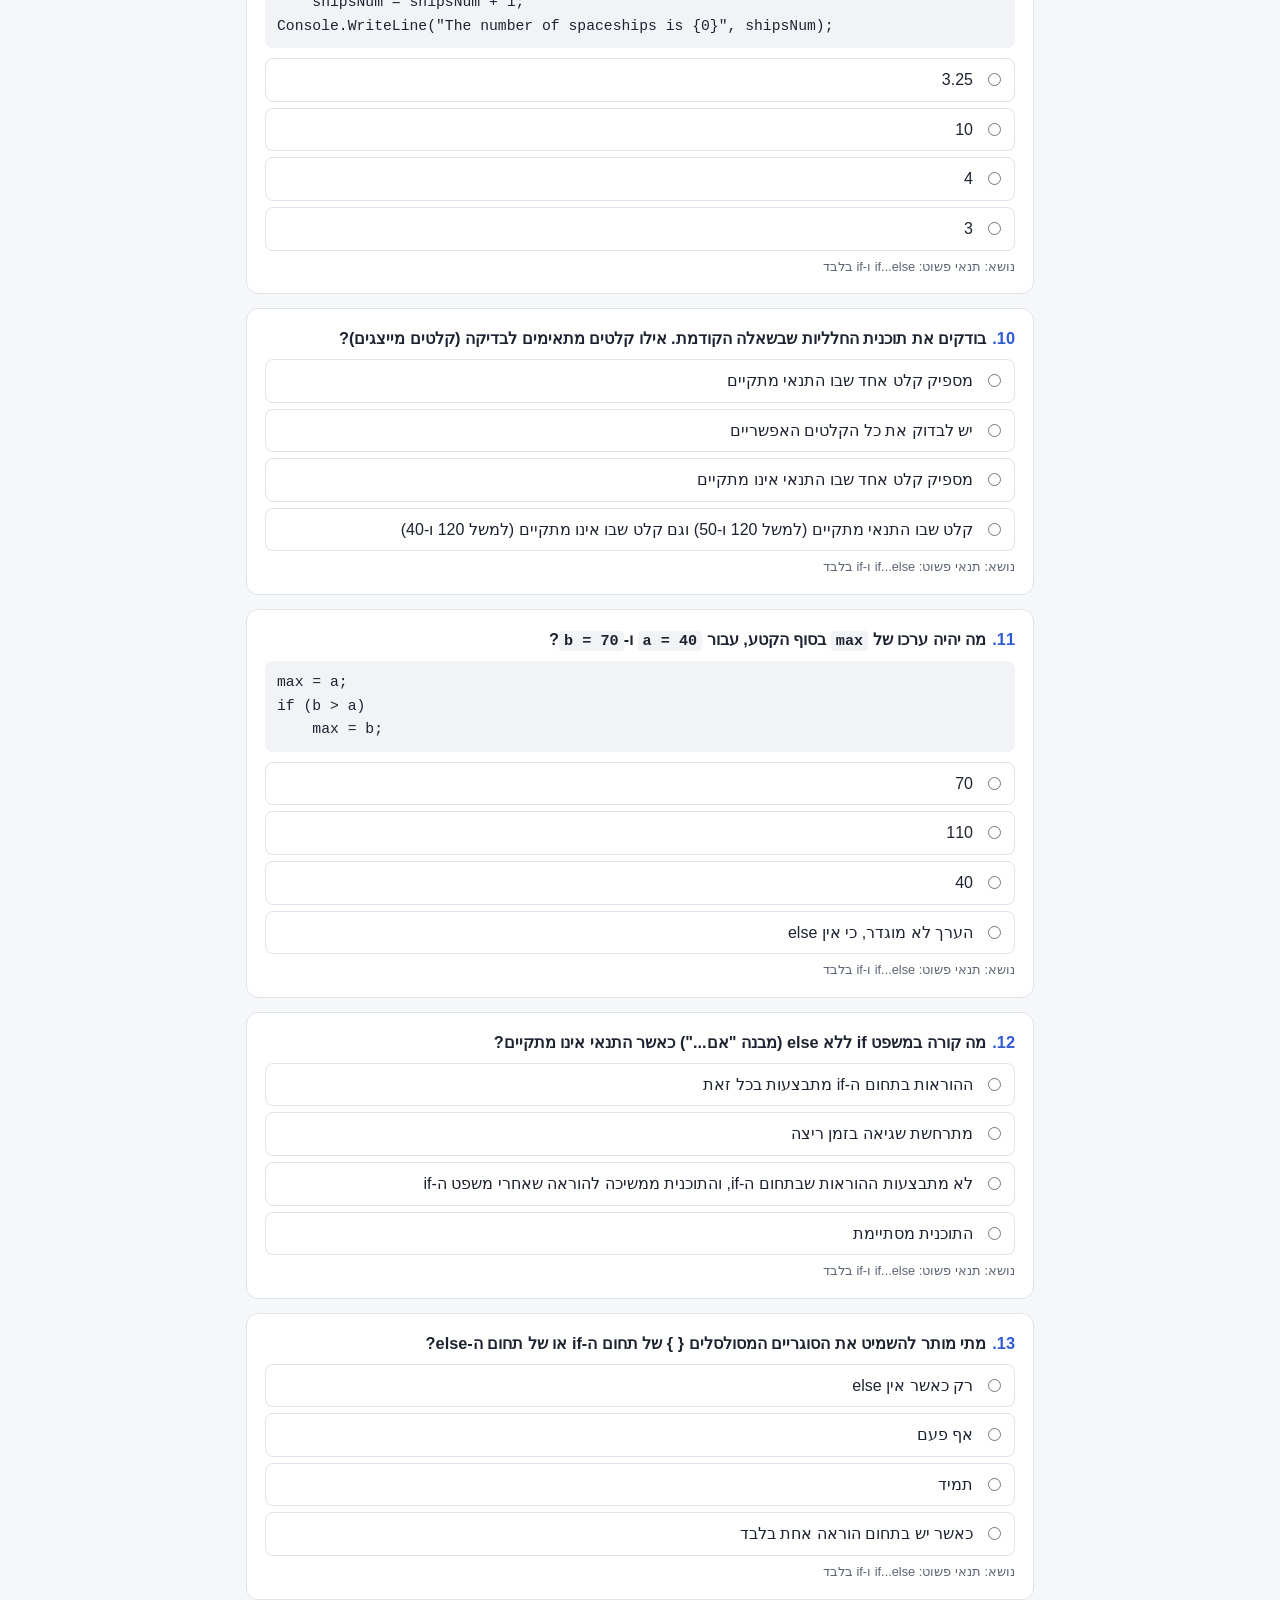
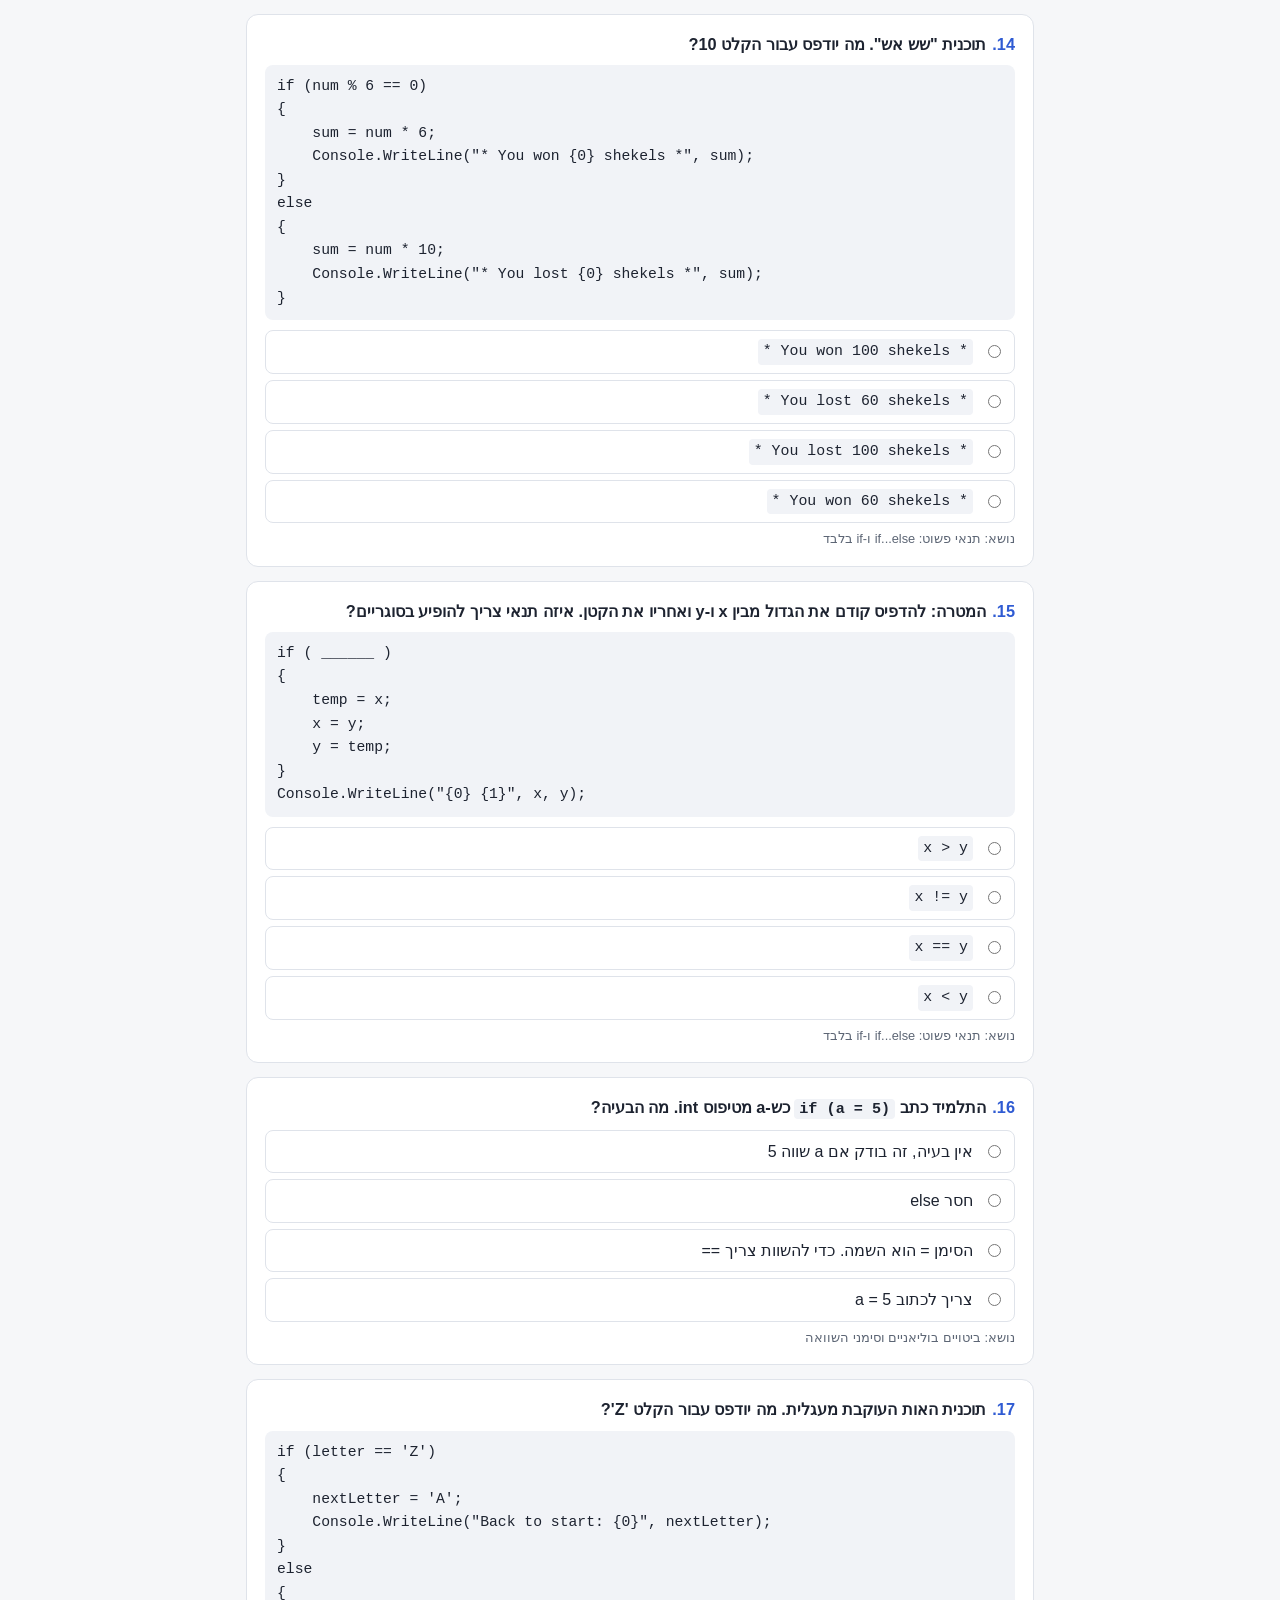
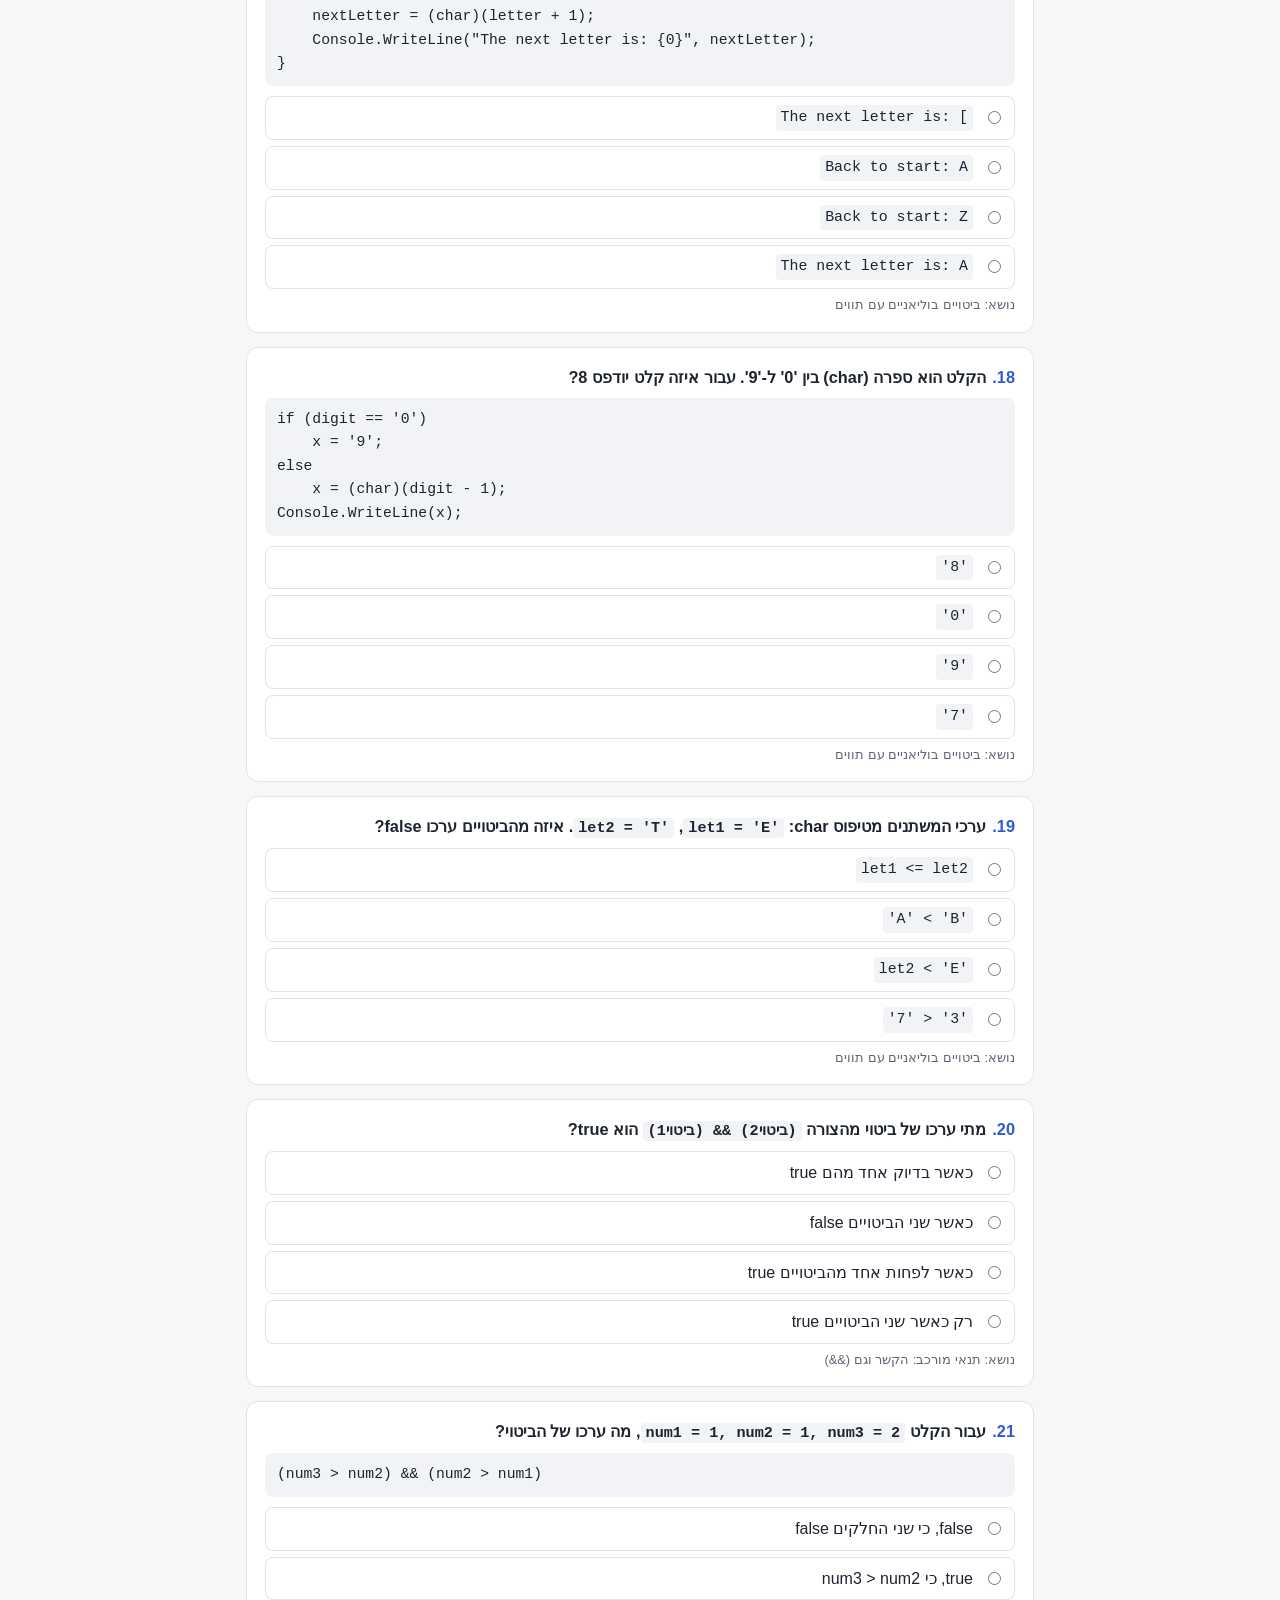
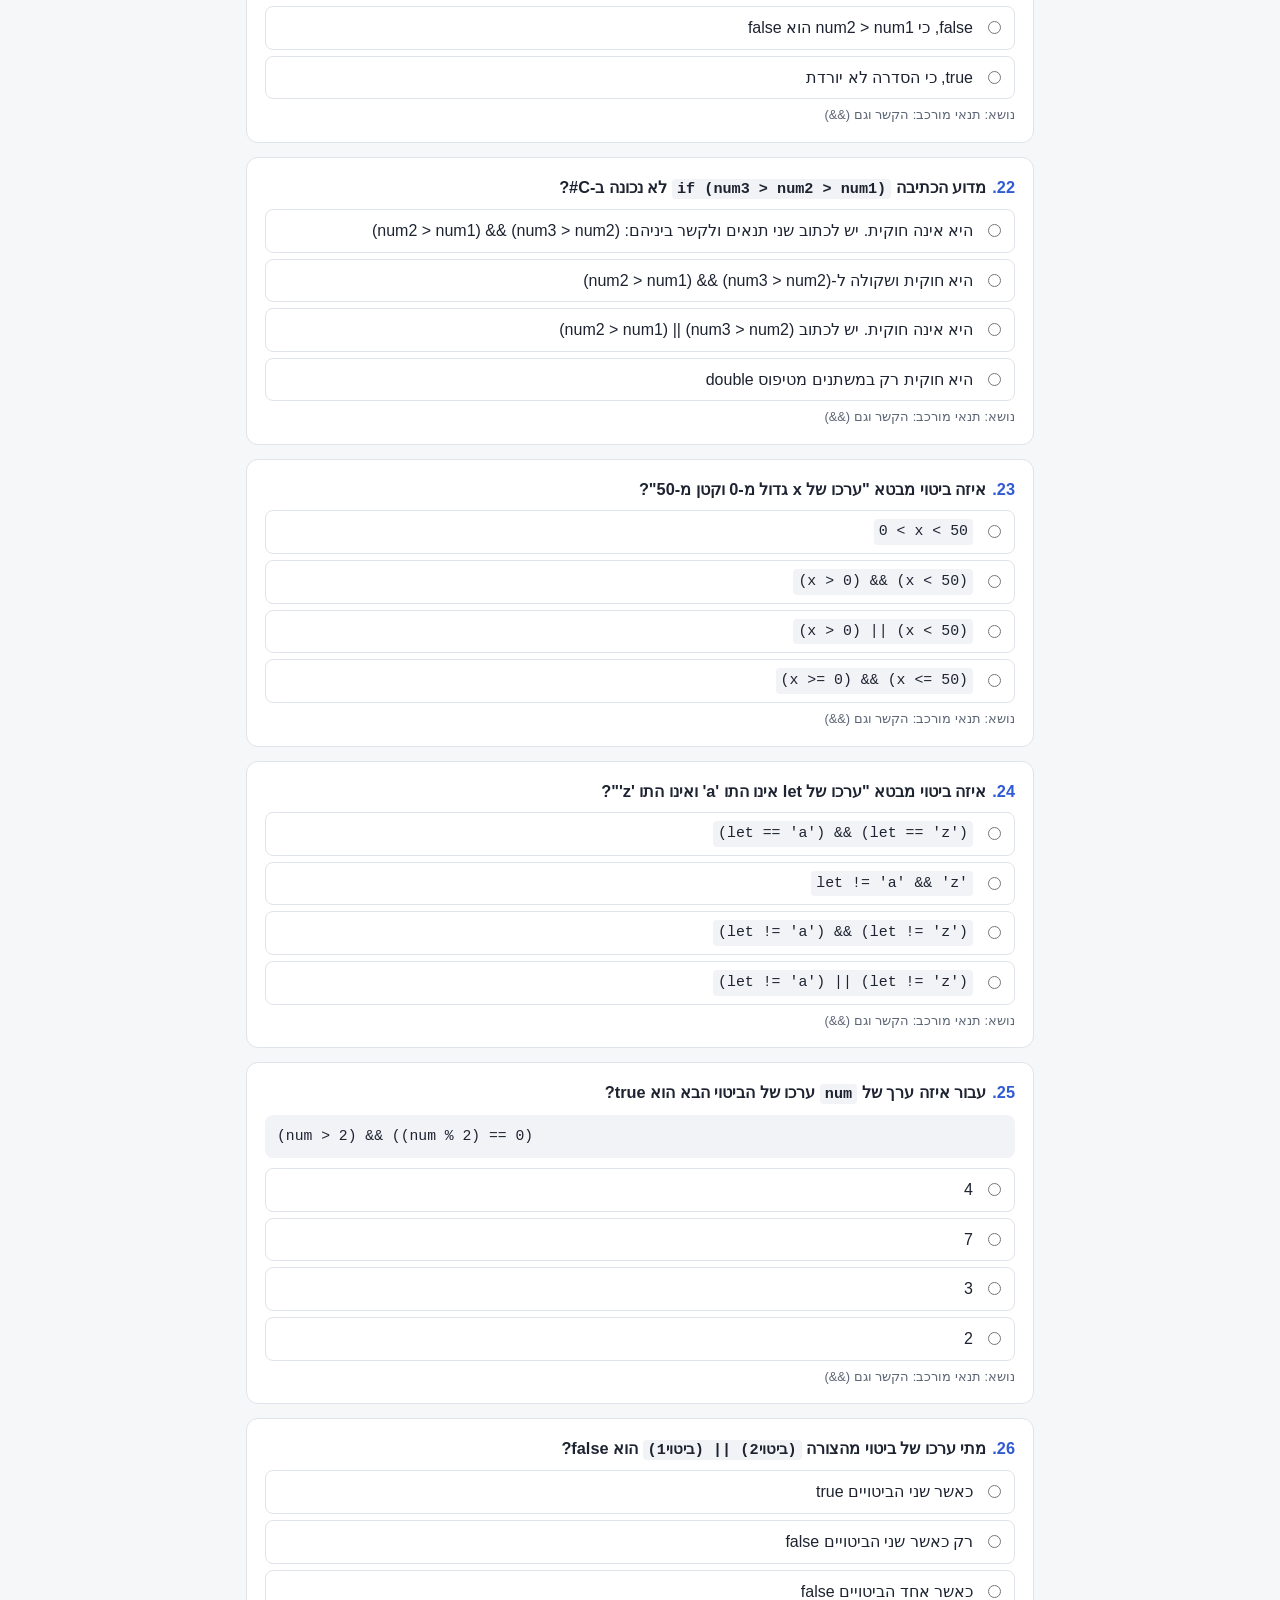
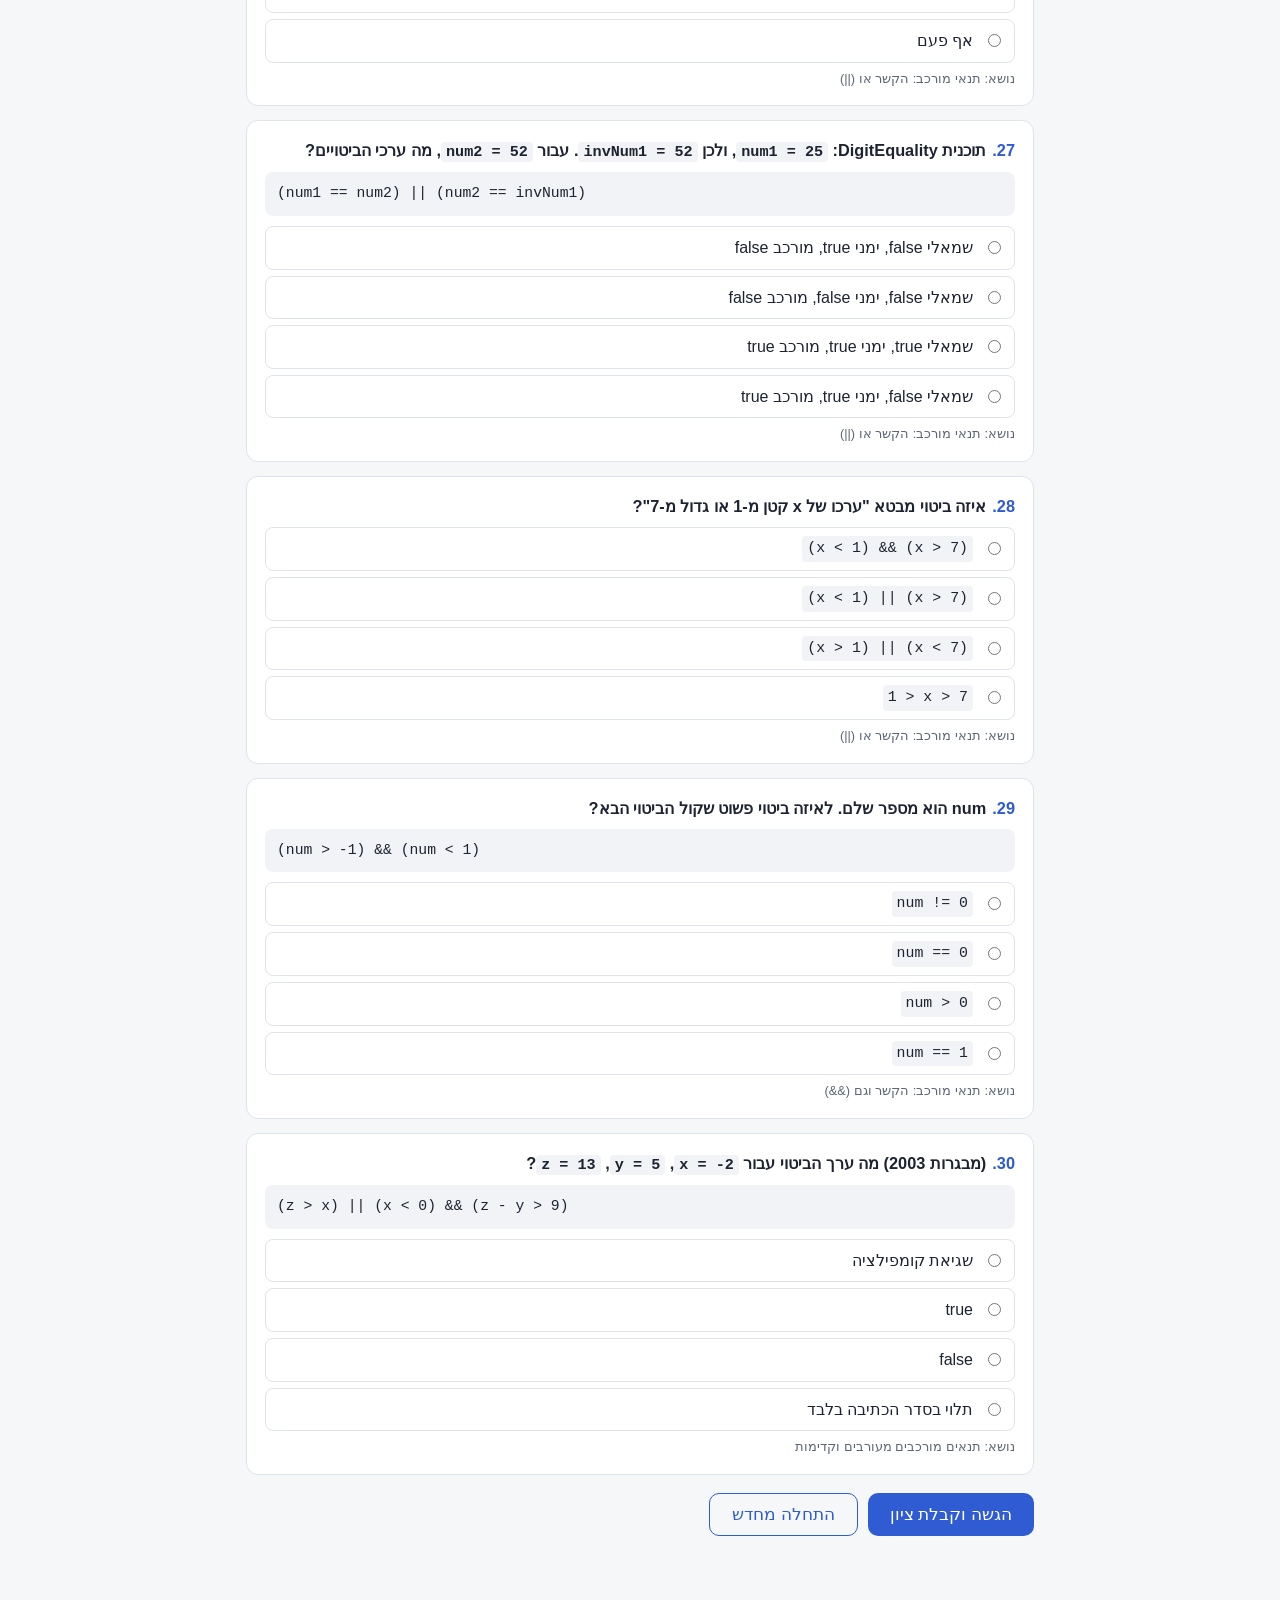
<file: quizzes/if-quiz.html>
<!doctype html>
<html lang="he" dir="rtl">
<head>
<meta charset="utf-8">
<meta name="viewport" content="width=device-width, initial-scale=1">
<title>מבדק – ביצוע מותנה בשפת C#</title>
<style>
:root{--bg:#f6f7f9;--card:#fff;--ink:#1d2330;--muted:#5d6675;--line:#dfe3ea;--accent:#2f5bd3;--ok:#1d7a46;--okbg:#e6f4ec;--bad:#b3261e;--badbg:#fbeaea;--code:#f1f3f7}
@media (prefers-color-scheme: dark){:root{--bg:#14161b;--card:#1d2027;--ink:#e7e9ee;--muted:#a0a7b4;--line:#323743;--accent:#7a9cff;--ok:#5fd093;--okbg:#17301f;--bad:#ff8a80;--badbg:#3a1c1c;--code:#262a33}}
*{box-sizing:border-box}
body{margin:0;background:var(--bg);color:var(--ink);font-family:"Segoe UI",Arial,sans-serif;line-height:1.6}
.wrap{max-width:820px;margin:0 auto;padding:24px 16px 80px}
h1{font-size:1.6rem;margin:0 0 4px}
.sub{color:var(--muted);margin:0 0 20px}
.top{background:var(--card);border:1px solid var(--line);border-radius:12px;padding:16px;margin-bottom:18px}
.top label{display:block;font-weight:600;margin-bottom:6px}
.top input{width:100%;padding:8px 10px;border:1px solid var(--line);border-radius:8px;background:var(--bg);color:var(--ink);font-size:1rem}
.progress{position:sticky;top:0;z-index:5;background:var(--bg);padding:8px 0 10px}
.bar{height:8px;background:var(--line);border-radius:99px;overflow:hidden}
.bar>div{height:100%;width:0;background:var(--accent);transition:width .2s}
.ptxt{font-size:.9rem;color:var(--muted);margin-top:4px}
.q{background:var(--card);border:1px solid var(--line);border-radius:12px;padding:16px 18px;margin-bottom:14px}
.q h3{margin:0 0 8px;font-size:1.02rem;font-weight:600}
.qn{color:var(--accent);font-weight:700;margin-left:6px}
pre{direction:ltr;text-align:left;background:var(--code);border-radius:8px;padding:10px 12px;overflow-x:auto;font-size:.92rem;margin:8px 0 10px}
.c{font-family:Consolas,"Courier New",monospace;unicode-bidi:isolate;background:var(--code);padding:1px 5px;border-radius:4px;font-size:.93em;white-space:pre}
.opt{display:flex;gap:10px;align-items:flex-start;padding:8px 10px;border:1px solid var(--line);border-radius:8px;margin:6px 0;cursor:pointer}
.opt:hover{border-color:var(--accent)}
.opt input{margin-top:6px}
.opt.right{background:var(--okbg);border-color:var(--ok)}
.opt.wrong{background:var(--badbg);border-color:var(--bad)}
.exp{display:none;margin-top:10px;padding:10px 12px;border-radius:8px;background:var(--bg);border:1px solid var(--line);font-size:.95rem}
.done .exp{display:block}
.tag{font-size:.8rem;color:var(--muted);margin-top:6px}
button{font-size:1.05rem;padding:10px 22px;border-radius:10px;border:0;background:var(--accent);color:#fff;cursor:pointer}
button.sec{background:transparent;color:var(--accent);border:1px solid var(--accent)}
#result{display:none;background:var(--card);border:2px solid var(--accent);border-radius:12px;padding:18px;margin-bottom:20px}
.score{font-size:2.4rem;font-weight:700;margin:0}
.topic{border-top:1px solid var(--line);padding:10px 0}
.topic b{display:block}
.topic .st{font-size:.9rem;color:var(--muted)}
.good{color:var(--ok)}.weak{color:var(--bad)}
.actions{display:flex;gap:10px;flex-wrap:wrap;margin-top:18px}
.warn{color:var(--bad);margin-top:8px;display:none}
</style>
</head>
<body>
<div class="wrap">
  <h1>מבדק: ביצוע מותנה בשפת C#</h1>
  <p class="sub">ביטויים בוליאניים · תנאי פשוט · תנאי מורכב &nbsp;|&nbsp; 30 שאלות אמריקאיות &nbsp;|&nbsp; לפי "יסודות מדעי המחשב 1", פרק 5, סעיפים 5.1–5.2</p>

  <div class="top">
    <label for="sname">שם התלמיד/ה</label>
    <input id="sname" type="text" autocomplete="off" placeholder="הקלידו את שמכם">
  </div>

  <div id="result"></div>

  <div class="progress"><div class="bar"><div id="pbar"></div></div><div class="ptxt" id="ptxt">נענו 0 מתוך 30</div></div>

  <form id="quiz"></form>

  <div class="actions">
    <button type="button" id="submit">הגשה וקבלת ציון</button>
    <button type="button" class="sec" id="reset">התחלה מחדש</button>
  </div>
  <div class="warn" id="warn"></div>
</div>

<script>
const TOPICS = {
  bool:  {name:"ביטויים בוליאניים וסימני השוואה", ref:"סעיף 5.1 – אחרי פתרון בעיה 1: ערך של ביטוי בוליאני, טבלת סימני ההשוואה, ההבדל בין == ל-="},
  simple:{name:"תנאי פשוט: if...else ו-if בלבד", ref:"סעיף 5.1 – בעיות 1–3 (פלינדרום, חלליות, שש אש), מבנה משפט if, תחום ה-if ותחום ה-else, קלטים מייצגים"},
  chars: {name:"ביטויים בוליאניים עם תווים", ref:"סעיף 5.1 – בעיה 4 (האות העוקבת מעגלית) והחלק \"ביטויים בוליאניים הכוללים תווים\""},
  and:   {name:"תנאי מורכב: הקשר וגם (&&)", ref:"סעיף 5.2 – בעיה 5 (סדרה עולה ממש) וטבלת האמת של וגם"},
  or:    {name:"תנאי מורכב: הקשר או (||)", ref:"סעיף 5.2 – בעיה 6 (מספרים מאותן ספרות) וטבלת האמת של או"},
  mixed: {name:"תנאים מורכבים מעורבים וקדימות", ref:"סעיף 5.2 – \"תנאים מורכבים מעורבים\": הקשר && קודם לקשר ||"}
};

// t = question text, e = explanation (`...` marks code), pre = code block, o = options, code = options are code, a = index of correct option
const Q = [
{tp:"bool", t:"מהו הערך שיכול להתקבל מחישוב של ביטוי בוליאני?",
 o:["מספר שלם כלשהו","אחד משני ערכים: true או false","כל ערך מאותו טיפוס של המשתנים שבביטוי","תו (char)"], a:1,
 e:"ערכו של ביטוי בוליאני יכול להיות אחד משניים בלבד: `true` (אמת) או `false` (שקר)."},
{tp:"bool", t:"באיזה סימן בודקים ב-C# אם שני ערכים שווים זה לזה?",
 o:["=","==","===","=>"], code:true, a:1,
 e:"השוואה נכתבת עם `==` (שני סימני שוויון). הסימן `=` שמור להשמה."},
{tp:"bool", t:"ערכי המשתנים: `a = 1`, `b = 2`. מה ערכו של הביטוי הבא?", pre:"2 * a <= b",
 o:["true","false","שגיאת קומפילציה","2"], a:0,
 e:"`2 * 1 = 2`, והביטוי `2 <= 2` מתקיים, כי \"קטן או שווה\" כולל גם את המקרה של שוויון."},
{tp:"bool", t:"ערכי המשתנים: `a = 1`, `b = 2`. מה ערכו של הביטוי הבא?", pre:"2 * a != b",
 o:["true","false","1","שגיאת קומפילציה"], a:1,
 e:"`2 * 1 = 2`, ו-2 שווה לערכו של `b`. לכן \"שונה\" אינו מתקיים, וערך הביטוי `false`."},
{tp:"mixed", t:"עבור איזה ערך של `num` ערכו של הביטוי הבא הוא true?", pre:"((num != 0) && (num >= 8)) || (num == 3)",
 o:["0","5","7","3"], a:3,
 e:"עבור 3: החלק השמאלי `false` (3 אינו גדול או שווה ל-8), אבל `num == 3` הוא `true`, ו-`false || true` נותן `true`. עבור 0, 5 ו-7 שני הצדדים `false`."},
{tp:"bool", t:"איך כותבים ב-C# את התנאי \"ערך המשתנה a שונה מערך המשתנה b\"?",
 o:["a <> b","a =! b","a != b","a ≠ b"], code:true, a:2,
 e:"סימן \"שונה\" ב-C# הוא `!=` (סימן קריאה ואחריו שוויון)."},
{tp:"bool", t:"איך כותבים ב-C# את התנאי \"סכום ערכי a ו-b קטן או שווה ל-10\"?",
 o:["(a + b) =< 10","(a + b) <= 10","(a + b) ≤ 10","(a + b) < 10"], code:true, a:1,
 e:"סימן \"קטן או שווה\" הוא `<=` (קודם הקטן, אחריו השוויון). הצירוף `=<` אינו חוקי, ו-`<` לבדו לא כולל את 10."},
{tp:"simple", t:"נתון קטע מתוכנית הפלינדרום. מה יודפס עבור הקלט 366?", pre:"units = num % 10;\nhundreds = num / 100;\nif (units == hundreds)\n    Console.WriteLine(\"{0} is a palindrome\", num);\nelse\n    Console.WriteLine(\"{0} is not a palindrome\", num);",
 o:["366 is a palindrome","366 is not a palindrome","לא יודפס דבר","יודפסו שתי ההודעות"], a:1,
 e:"`units = 6` ו-`hundreds = 3`. התנאי `6 == 3` הוא `false`, ולכן מתבצע תחום ה-else."},
{tp:"simple", t:"מה יודפס עבור `studentsNum = 130` ו-`seatsPerShip = 40`?", pre:"shipsNum = studentsNum / seatsPerShip;\nleftoverNum = studentsNum % seatsPerShip;\nif (leftoverNum > 0)\n    shipsNum = shipsNum + 1;\nConsole.WriteLine(\"The number of spaceships is {0}\", shipsNum);",
 o:["3","4","10","3.25"], a:1,
 e:"`130 / 40` נותן 3 (חילוק שלמים), ו-`130 % 40` נותן 10. התנאי `10 > 0` מתקיים, ולכן `shipsNum` גדל ל-4."},
{tp:"simple", t:"בודקים את תוכנית החלליות שבשאלה הקודמת. אילו קלטים מתאימים לבדיקה (קלטים מייצגים)?",
 o:["מספיק קלט אחד שבו התנאי מתקיים","מספיק קלט אחד שבו התנאי אינו מתקיים","קלט שבו התנאי מתקיים (למשל 120 ו-50) וגם קלט שבו אינו מתקיים (למשל 120 ו-40)","יש לבדוק את כל הקלטים האפשריים"], a:2,
 e:"יש לבדוק גם מקרה שבו ערך הביטוי הבוליאני `true` וגם מקרה שבו הוא `false`, כי מקרה אחד אינו מעיד על האחר."},
{tp:"simple", t:"מה יהיה ערכו של `max` בסוף הקטע, עבור `a = 40` ו-`b = 70`?", pre:"max = a;\nif (b > a)\n    max = b;",
 o:["40","70","110","הערך לא מוגדר, כי אין else"], a:1,
 e:"קודם `max = 40`. התנאי `70 > 40` מתקיים, ולכן `max = 70`. הקטע שם ב-max את הגדול מבין השניים."},
{tp:"simple", t:"מה קורה במשפט if ללא else (מבנה \"אם...\") כאשר התנאי אינו מתקיים?",
 o:["מתרחשת שגיאה בזמן ריצה","ההוראות בתחום ה-if מתבצעות בכל זאת","לא מתבצעות ההוראות שבתחום ה-if, והתוכנית ממשיכה להוראה שאחרי משפט ה-if","התוכנית מסתיימת"], a:2,
 e:"במבנה \"אם...\" ההוראות מתבצעות רק אם התנאי מתקיים. אחרת לא מתבצע דבר, והביצוע ממשיך הלאה."},
{tp:"simple", t:"מתי מותר להשמיט את הסוגריים המסולסלים { } של תחום ה-if או של תחום ה-else?",
 o:["תמיד","כאשר יש בתחום הוראה אחת בלבד","רק כאשר אין else","אף פעם"], a:1,
 e:"כשיש בתחום הוראה אחת בלבד אפשר להשמיט את הסוגריים. כשיש יותר מהוראה אחת, הם חובה."},
{tp:"simple", t:"תוכנית \"שש אש\". מה יודפס עבור הקלט 10?", pre:"if (num % 6 == 0)\n{\n    sum = num * 6;\n    Console.WriteLine(\"* You won {0} shekels *\", sum);\n}\nelse\n{\n    sum = num * 10;\n    Console.WriteLine(\"* You lost {0} shekels *\", sum);\n}",
 o:["* You won 60 shekels *","* You lost 100 shekels *","* You won 100 shekels *","* You lost 60 shekels *"], code:true, a:1,
 e:"`10 % 6` נותן 4, והתנאי `4 == 0` הוא `false`. לכן מתבצע תחום ה-else: `sum = 10 * 10 = 100`."},
{tp:"simple", t:"המטרה: להדפיס קודם את הגדול מבין x ו-y ואחריו את הקטן. איזה תנאי צריך להופיע בסוגריים?", pre:"if ( ______ )\n{\n    temp = x;\n    x = y;\n    y = temp;\n}\nConsole.WriteLine(\"{0} {1}\", x, y);",
 o:["x > y","x < y","x == y","x != y"], code:true, a:1,
 e:"מחליפים בין הערכים רק כאשר x קטן מ-y. אחרי ההחלפה x מכיל את הגדול."},
{tp:"bool", t:"התלמיד כתב `if (a = 5)` כש-a מטיפוס int. מה הבעיה?",
 o:["אין בעיה, זה בודק אם a שווה 5","הסימן = הוא השמה. כדי להשוות צריך ==","חסר else","צריך לכתוב 5 = a"], a:1,
 e:"ב-C# הסימן `=` משמש להשמה בלבד. בתוך תנאי משווים עם `==`, ולכן התנאי הנכון הוא `a == 5`."},
{tp:"chars", t:"תוכנית האות העוקבת מעגלית. מה יודפס עבור הקלט 'Z'?", pre:"if (letter == 'Z')\n{\n    nextLetter = 'A';\n    Console.WriteLine(\"Back to start: {0}\", nextLetter);\n}\nelse\n{\n    nextLetter = (char)(letter + 1);\n    Console.WriteLine(\"The next letter is: {0}\", nextLetter);\n}",
 o:["The next letter is: [","The next letter is: A","Back to start: A","Back to start: Z"], code:true, a:2,
 e:"התנאי `letter == 'Z'` מתקיים, ולכן `nextLetter = 'A'` ומודפסת ההודעה Back to start."},
{tp:"chars", t:"הקלט הוא ספרה (char) בין '0' ל-'9'. עבור איזה קלט יודפס 8?", pre:"if (digit == '0')\n    x = '9';\nelse\n    x = (char)(digit - 1);\nConsole.WriteLine(x);",
 o:["'7'","'8'","'9'","'0'"], code:true, a:2,
 e:"עבור `'9'` התנאי `false`, ו-x מקבל את התו שלפני `'9'`, כלומר `'8'`. עבור `'0'` יודפס 9."},
{tp:"chars", t:"ערכי המשתנים מטיפוס char: `let1 = 'E'`, `let2 = 'T'`. איזה מהביטויים ערכו false?",
 o:["'A' < 'B'","'7' > '3'","let1 <= let2","let2 < 'E'"], code:true, a:3,
 e:"תווים מושווים לפי סדרם. `'T'` מופיע אחרי `'E'`, ולכן `let2 < 'E'` הוא `false`. שאר הביטויים `true`."},
{tp:"and", t:"מתי ערכו של ביטוי מהצורה `(ביטוי1) && (ביטוי2)` הוא true?",
 o:["כאשר לפחות אחד מהביטויים true","רק כאשר שני הביטויים true","כאשר שני הביטויים false","כאשר בדיוק אחד מהם true"], a:1,
 e:"לפי טבלת האמת של \"וגם\": התוצאה `true` רק כששני הביטויים `true`. בכל מקרה אחר `false`."},
{tp:"and", t:"עבור הקלט `num1 = 1, num2 = 1, num3 = 2`, מה ערכו של הביטוי?", pre:"(num3 > num2) && (num2 > num1)",
 o:["true, כי num3 > num2","false, כי num2 > num1 הוא false","true, כי הסדרה לא יורדת","false, כי שני החלקים false"], a:1,
 e:"`num3 > num2` הוא `2 > 1`, כלומר `true`. `num2 > num1` הוא `1 > 1`, כלומר `false`. ו-`true && false` נותן `false`."},
{tp:"and", t:"מדוע הכתיבה `if (num3 > num2 > num1)` לא נכונה ב-C#?",
 o:["היא חוקית ושקולה ל-(num3 > num2) && (num2 > num1)","היא אינה חוקית. יש לכתוב שני תנאים ולקשר ביניהם: (num3 > num2) && (num2 > num1)","היא אינה חוקית. יש לכתוב (num3 > num2) || (num2 > num1)","היא חוקית רק במשתנים מטיפוס double"], a:1,
 e:"שרשור השוואות כמו במתמטיקה אינו חוקי ב-C#. יש לפרק לשני ביטויים פשוטים ולקשר אותם ב-`&&`."},
{tp:"and", t:"איזה ביטוי מבטא \"ערכו של x גדול מ-0 וקטן מ-50\"?",
 o:["0 < x < 50","(x > 0) || (x < 50)","(x > 0) && (x < 50)","(x >= 0) && (x <= 50)"], code:true, a:2,
 e:"שני התנאים צריכים להתקיים יחד, ולכן מקשרים ב-`&&`. הביטוי עם `||` מתקיים לכל x, והאפשרות האחרונה כוללת גם את 0 ואת 50."},
{tp:"and", t:"איזה ביטוי מבטא \"ערכו של let אינו התו 'a' ואינו התו 'z'\"?",
 o:["(let != 'a') || (let != 'z')","(let != 'a') && (let != 'z')","(let == 'a') && (let == 'z')","let != 'a' && 'z'"], code:true, a:1,
 e:"צריך ששני התנאים יתקיימו יחד, ולכן `&&`. הביטוי עם `||` תמיד `true`, כי כל תו שונה לפחות מאחד מהשניים."},
{tp:"and", t:"עבור איזה ערך של `num` ערכו של הביטוי הבא הוא true?", pre:"(num > 2) && ((num % 2) == 0)",
 o:["2","3","4","7"], a:2,
 e:"צריך ש-num יהיה גדול מ-2 וגם זוגי. 4 מקיים את שניהם. 2 אינו גדול מ-2, ו-3 ו-7 אינם זוגיים."},
{tp:"or", t:"מתי ערכו של ביטוי מהצורה `(ביטוי1) || (ביטוי2)` הוא false?",
 o:["כאשר אחד הביטויים false","רק כאשר שני הביטויים false","כאשר שני הביטויים true","אף פעם"], a:1,
 e:"לפי טבלת האמת של \"או\": התוצאה `true` אם לפחות אחד מהם `true`. רק כששניהם `false`, התוצאה `false`."},
{tp:"or", t:"תוכנית DigitEquality: `num1 = 25`, ולכן `invNum1 = 52`. עבור `num2 = 52`, מה ערכי הביטויים?", pre:"(num1 == num2) || (num2 == invNum1)",
 o:["שמאלי false, ימני false, מורכב false","שמאלי false, ימני true, מורכב true","שמאלי true, ימני true, מורכב true","שמאלי false, ימני true, מורכב false"], a:1,
 e:"`25 == 52` הוא `false`, ו-`52 == 52` הוא `true`. `false || true` נותן `true`, ויודפס שהמספרים מורכבים מאותן ספרות."},
{tp:"or", t:"איזה ביטוי מבטא \"ערכו של x קטן מ-1 או גדול מ-7\"?",
 o:["(x < 1) && (x > 7)","(x < 1) || (x > 7)","(x > 1) || (x < 7)","1 > x > 7"], code:true, a:1,
 e:"מספיק שאחד התנאים יתקיים, ולכן `||`. הביטוי עם `&&` לעולם לא מתקיים, כי אין מספר שקטן מ-1 וגם גדול מ-7."},
{tp:"and", t:"num הוא מספר שלם. לאיזה ביטוי פשוט שקול הביטוי הבא?", pre:"(num > -1) && (num < 1)",
 o:["num != 0","num == 1","num == 0","num > 0"], code:true, a:2,
 e:"המספר השלם היחיד שגדול מ-`-1` וקטן מ-`1` הוא `0`."},
{tp:"mixed", t:"(מבגרות 2003) מה ערך הביטוי עבור `x = -2`, `y = 5`, `z = 13`?", pre:"(z > x) || (x < 0) && (z - y > 9)",
 o:["true","false","שגיאת קומפילציה","תלוי בסדר הכתיבה בלבד"], a:0,
 e:"הקשר `&&` קודם לקשר `||`. קודם מחשבים: `(x < 0)` הוא `true`, ו-`(z - y > 9)` הוא `8 > 9`, כלומר `false`. לכן `true && false` נותן `false`. אחר כך `(z > x)` הוא `13 > -2`, כלומר `true`, ו-`true || false` נותן `true`."}
];

// shuffle options so the correct answer's position varies
Q.forEach(q=>{
  const idx=q.o.map((_,j)=>j);
  for(let k=idx.length-1;k>0;k--){const r=Math.floor(Math.random()*(k+1));[idx[k],idx[r]]=[idx[r],idx[k]];}
  q.o=idx.map(j=>q.o[j]); q.a=idx.indexOf(q.a);
});

const form=document.getElementById('quiz');
function rich(el,s){
  s.split('`').forEach((part,i)=>{
    if(i%2){const c=document.createElement('span');c.className='c';c.dir='ltr';c.textContent=part;el.appendChild(c);}
    else el.appendChild(document.createTextNode(part));
  });
}
Q.forEach((q,i)=>{
  const d=document.createElement('div');d.className='q';d.id='q'+i;
  const h=document.createElement('h3');
  const n=document.createElement('span');n.className='qn';n.textContent=(i+1)+'.';
  h.appendChild(n);rich(h,q.t);d.appendChild(h);
  if(q.pre){const p=document.createElement('pre');p.textContent=q.pre;d.appendChild(p);}
  q.o.forEach((op,j)=>{
    const l=document.createElement('label');l.className='opt';
    const r=document.createElement('input');r.type='radio';r.name='q'+i;r.value=j;
    r.addEventListener('change',upd);
    const s=document.createElement('span');
    if(q.code){s.className='c';s.dir='ltr';}
    s.textContent=op;
    l.appendChild(r);l.appendChild(s);d.appendChild(l);
  });
  const ex=document.createElement('div');ex.className='exp';d.appendChild(ex);
  const tg=document.createElement('div');tg.className='tag';tg.textContent='נושא: '+TOPICS[q.tp].name;d.appendChild(tg);
  form.appendChild(d);
});
function answered(){return Q.filter((q,i)=>form.querySelector('input[name=q'+i+']:checked')).length;}
function upd(){const a=answered();document.getElementById('pbar').style.width=(a/Q.length*100)+'%';document.getElementById('ptxt').textContent='נענו '+a+' מתוך '+Q.length;}

let submitted=false;
document.getElementById('submit').addEventListener('click',()=>{
  if(submitted) return;
  const miss=Q.length-answered(), w=document.getElementById('warn');
  if(miss>0 && !w.dataset.confirmed){
    w.style.display='block';
    w.textContent='לא ענית על '+miss+' שאלות. שאלה שלא נענתה נספרת כשגויה. כדי להגיש בכל זאת, לחצו שוב על "הגשה".';
    w.dataset.confirmed='1';return;
  }
  w.style.display='none';submitted=true;
  let correct=0;const stat={};
  Object.keys(TOPICS).forEach(k=>stat[k]={ok:0,all:0,wrong:[]});
  Q.forEach((q,i)=>{
    const box=document.getElementById('q'+i);box.classList.add('done');
    const sel=form.querySelector('input[name=q'+i+']:checked');
    const opts=box.querySelectorAll('.opt');
    opts.forEach(o=>o.querySelector('input').disabled=true);
    opts[q.a].classList.add('right');
    const ok=!!sel && +sel.value===q.a;
    if(sel && !ok) opts[+sel.value].classList.add('wrong');
    stat[q.tp].all++; if(ok){stat[q.tp].ok++;correct++;} else stat[q.tp].wrong.push(i+1);
    const ex=box.querySelector('.exp');
    ex.textContent=ok?'✔ נכון. ':(sel?'✘ לא נכון. ':'✘ לא נענתה. ');
    rich(ex,q.e);
  });
  const grade=Math.round(correct/Q.length*100);
  const R=document.getElementById('result');R.innerHTML='';
  const nm=document.getElementById('sname').value.trim();
  const h=document.createElement('p');h.textContent=(nm?nm+' – ':'')+'הציון שלך:';R.appendChild(h);
  const s=document.createElement('p');s.className='score';s.textContent=grade;R.appendChild(s);
  const s2=document.createElement('p');s2.textContent=correct+' תשובות נכונות מתוך '+Q.length;R.appendChild(s2);
  const weak=Object.keys(stat).filter(k=>stat[k].all && stat[k].ok/stat[k].all<0.8);
  const msg=document.createElement('p');msg.style.fontWeight='600';
  msg.textContent=weak.length===0?'שליטה טובה בכל הנושאים. כדאי לעבור על ההסברים בשאלות שבהן טעית.':'מומלץ לחזור על הנושאים המסומנים באדום:';
  R.appendChild(msg);
  Object.keys(stat).forEach(k=>{
    const t=stat[k];if(!t.all)return;
    const d=document.createElement('div');d.className='topic';
    const b=document.createElement('b');b.className=(t.ok/t.all<0.8)?'weak':'good';
    b.textContent=TOPICS[k].name+' – '+t.ok+'/'+t.all;d.appendChild(b);
    if(t.ok/t.all<0.8){
      const r=document.createElement('div');r.className='st';
      r.textContent='לחזור על: '+TOPICS[k].ref+'. שאלות שגויות: '+t.wrong.join(', ');d.appendChild(r);
    }
    R.appendChild(d);
  });
  R.style.display='block';window.scrollTo({top:R.offsetTop-10,behavior:'smooth'});
});
document.getElementById('reset').addEventListener('click',()=>location.reload());
</script>
</body>
</html>
</file>
<file: styles.css>
:root {
  --bg: #FFFCF6;
  --ink: #201C14;
  --ink-soft: #5c5544;
  --accent: #E85D2E;
  --accent-dark: #c94b21;
  --yellow: #FFD23F;
  --yellow-soft: #FFE9A8;
  --green: #8FD694;
  --green-soft: #CDEAD0;
  --peach: #FBD2C0;
  --blue-soft: #D7E3F5;
  --line: #E4DDCF;
}

* { box-sizing: border-box; }

html { scroll-behavior: smooth; }

body {
  margin: 0;
  direction: rtl;
  font-family: 'Assistant', system-ui, sans-serif;
  background: var(--bg);
  color: var(--ink);
}

h1, h2, h3, .rubik {
  font-family: 'Rubik', sans-serif;
}

a { color: var(--accent); text-decoration: none; }
a:hover { color: var(--accent-dark); }

.container {
  max-width: 1080px;
  margin: 0 auto;
  padding: 0 24px;
  position: relative;
  z-index: 1;
}

footer { position: relative; z-index: 1; }

/* NAV */
.nav {
  display: flex;
  align-items: center;
  justify-content: space-between;
  padding: 22px 0;
  flex-wrap: wrap;
  gap: 14px;
}
.nav-logo {
  font-size: 20px;
  font-weight: 800;
}
.nav-logo-sub {
  font-family: 'Assistant', sans-serif;
  font-size: 12px;
  font-weight: 500;
  color: var(--ink-soft);
  margin-top: 2px;
}
.nav-links {
  display: flex;
  gap: 10px;
  flex-wrap: wrap;
}
.navlink {
  padding: 9px 18px;
  border-radius: 999px;
  font-size: 13px;
  font-weight: 600;
  border: 2px solid var(--ink);
  color: var(--ink);
}
.navlink:hover { color: var(--ink); background: var(--yellow-soft); }
.navlink-active { background: var(--ink); color: var(--bg) !important; }

/* HERO */
.hero {
  padding: 48px 0 32px;
  position: relative;
}
.hero-badge {
  display: inline-block;
  background: var(--ink);
  color: var(--yellow);
  padding: 8px 16px;
  border-radius: 999px;
  font-size: 13px;
  font-weight: 700;
  margin-bottom: 18px;
}
.hero h1 {
  font-size: 48px;
  line-height: 1.18;
  font-weight: 800;
  margin: 0 0 18px;
}
.hero p {
  font-size: 16px;
  line-height: 1.65;
  color: var(--ink-soft);
  max-width: 540px;
  margin: 0 0 26px;
}
.hero-shape-1 {
  position: absolute;
  top: 10px; left: 6%;
  width: 110px; height: 110px;
  background: var(--yellow);
  border-radius: 24px;
  transform: rotate(12deg);
  z-index: 0;
}
.hero-shape-2 {
  position: absolute;
  top: 130px; left: 20%;
  width: 64px; height: 64px;
  background: var(--green);
  border-radius: 50%;
  z-index: 0;
}
.hero-inner { position: relative; z-index: 1; }

/* BUTTONS */
.btn-row { display: flex; gap: 14px; flex-wrap: wrap; }
.btn {
  font-family: 'Rubik', sans-serif;
  display: inline-block;
  padding: 15px 30px;
  border-radius: 14px;
  font-size: 15px;
  font-weight: 700;
  cursor: pointer;
  border: 2px solid var(--ink);
}
.btn-primary {
  background: var(--accent);
  color: #fff;
  border-color: var(--ink);
  box-shadow: 4px 4px 0 var(--ink);
}
.btn-primary:hover { color: #fff; }
.btn-secondary {
  background: #fff;
  color: var(--ink);
}
.btn-secondary:hover { color: var(--ink); background: var(--yellow-soft); }

/* SECTIONS */
section { padding: 40px 0; }
.section-title {
  font-size: 24px;
  font-weight: 800;
  margin: 0 0 22px;
}

/* TILE GRID */
.grid-3 { display: grid; grid-template-columns: repeat(3, minmax(0,1fr)); gap: 18px; }
.grid-2 { display: grid; grid-template-columns: repeat(2, minmax(0,1fr)); gap: 16px; }

.tile {
  border-radius: 18px;
  padding: 24px;
  display: flex;
  flex-direction: column;
  gap: 12px;
}
.tile-icon {
  width: 46px; height: 46px;
  background: var(--ink);
  border-radius: 12px;
  display: flex; align-items: center; justify-content: center;
}
.tile h3 { font-size: 16px; font-weight: 700; margin: 0; }
.tile p { font-size: 13.5px; line-height: 1.55; color: var(--ink-soft); margin: 0; }
.tile-link {
  font-family: 'Rubik', sans-serif;
  font-size: 13px; font-weight: 700; color: var(--ink);
  margin-top: auto; padding-top: 10px;
}

.bg-yellow { background: var(--yellow-soft); }
.bg-green { background: var(--green-soft); }
.bg-peach { background: var(--peach); }
.bg-blue { background: var(--blue-soft); }

/* AUDIENCE CARDS */
.audience-card {
  border-radius: 22px;
  padding: 30px;
  display: flex;
  flex-direction: column;
  gap: 14px;
}
.audience-card h3 { font-size: 20px; font-weight: 800; margin: 0; color: #fff; }
.audience-card p { font-size: 14px; line-height: 1.6; margin: 0; }
.audience-dark { background: var(--ink); }
.audience-dark p { color: #cfc9ba; }
.audience-dark .tile-link { color: var(--yellow); }
.audience-accent { background: var(--accent); }
.audience-accent p { color: #fbdccc; }
.audience-accent .tile-link { color: var(--ink); }
.audience-icon {
  width: 44px; height: 44px;
  border-radius: 12px;
  display: flex; align-items: center; justify-content: center;
}

/* STATS */
.stats-row {
  display: flex;
  justify-content: space-between;
  flex-wrap: wrap;
  gap: 22px;
  padding: 34px 0;
}
.stat { text-align: center; min-width: 100px; }
.stat-value { font-size: 30px; font-weight: 800; color: var(--accent); font-family: 'Rubik', sans-serif; }
.stat-label { font-size: 12px; font-weight: 600; margin-top: 4px; }

/* QUOTE */
.quote-bubble {
  background: var(--yellow-soft);
  border-radius: 22px;
  border-bottom-right-radius: 4px;
  padding: 26px 30px;
  max-width: 620px;
  display: flex;
  flex-direction: column;
  gap: 10px;
}
.quote-bubble p { font-size: 22px; line-height: 1.55; margin: 0; }

/* FAQ */
.faq-item {
  border: 2px solid var(--ink);
  border-radius: 14px;
  padding: 18px 22px;
  display: flex;
  flex-direction: column;
  gap: 8px;
  margin-bottom: 14px;
}
.faq-item h3 { font-size: 15px; font-weight: 700; margin: 0; }
.faq-item p { font-size: 13.5px; line-height: 1.55; color: var(--ink-soft); margin: 0; }

/* TIMELINE */
.timeline-item { display: flex; gap: 18px; }
.timeline-dot-col { display: flex; flex-direction: column; align-items: center; }
.timeline-dot {
  width: 38px; height: 38px; border-radius: 50%;
  background: var(--ink); color: var(--yellow);
  display: flex; align-items: center; justify-content: center;
  font-weight: 800; font-size: 14px; font-family: 'Rubik', sans-serif;
  flex-shrink: 0;
}
.timeline-line { width: 2px; flex: 1; background: var(--line); margin: 6px 0; min-height: 20px; }
.timeline-content { padding-bottom: 26px; }
.timeline-content h3 { font-size: 15px; font-weight: 700; margin: 0 0 4px; }
.timeline-content p { font-size: 13.5px; line-height: 1.55; color: var(--ink-soft); max-width: 480px; margin: 0; }

/* CTA BANNER */
.cta-banner {
  background: var(--accent);
  border-radius: 22px;
  padding: 34px 36px;
  display: flex;
  align-items: center;
  justify-content: space-between;
  gap: 24px;
  flex-wrap: wrap;
}
.cta-banner h3 { font-size: 20px; font-weight: 800; color: #fff; margin: 0 0 8px; }
.cta-banner p { font-size: 14px; color: #fbdccc; margin: 0; }
.cta-banner .btn { background: var(--ink); color: var(--yellow); white-space: nowrap; }

/* CONTACT FORM */
.contact-form {
  display: flex;
  flex-direction: column;
  gap: 14px;
  max-width: 480px;
  margin-top: 22px;
}
.contact-form input,
.contact-form textarea {
  font-family: 'Assistant', sans-serif;
  font-size: 14px;
  padding: 13px 16px;
  border-radius: 12px;
  border: 2px solid var(--line);
  background: #fff;
  color: var(--ink);
  resize: vertical;
}
.contact-form input:focus,
.contact-form textarea:focus {
  outline: none;
  border-color: var(--ink);
}
.contact-form textarea { min-height: 110px; }
.contact-form button { align-self: flex-start; }

/* FOOTER */
footer {
  background: var(--ink);
  color: #cfc9ba;
  margin-top: 40px;
}
.footer-inner {
  display: flex;
  justify-content: space-between;
  flex-wrap: wrap;
  gap: 10px;
  padding: 26px 0;
  font-size: 12px;
}

/* RESPONSIVE */
@media (max-width: 760px) {
  .hero h1 { font-size: 34px; }
  .grid-3, .grid-2 { grid-template-columns: 1fr; }
  .stats-row { justify-content: flex-start; }
  .cta-banner { flex-direction: column; align-items: flex-start; }
  .hero-shape-1, .hero-shape-2 { display: none; }
}
</file>
